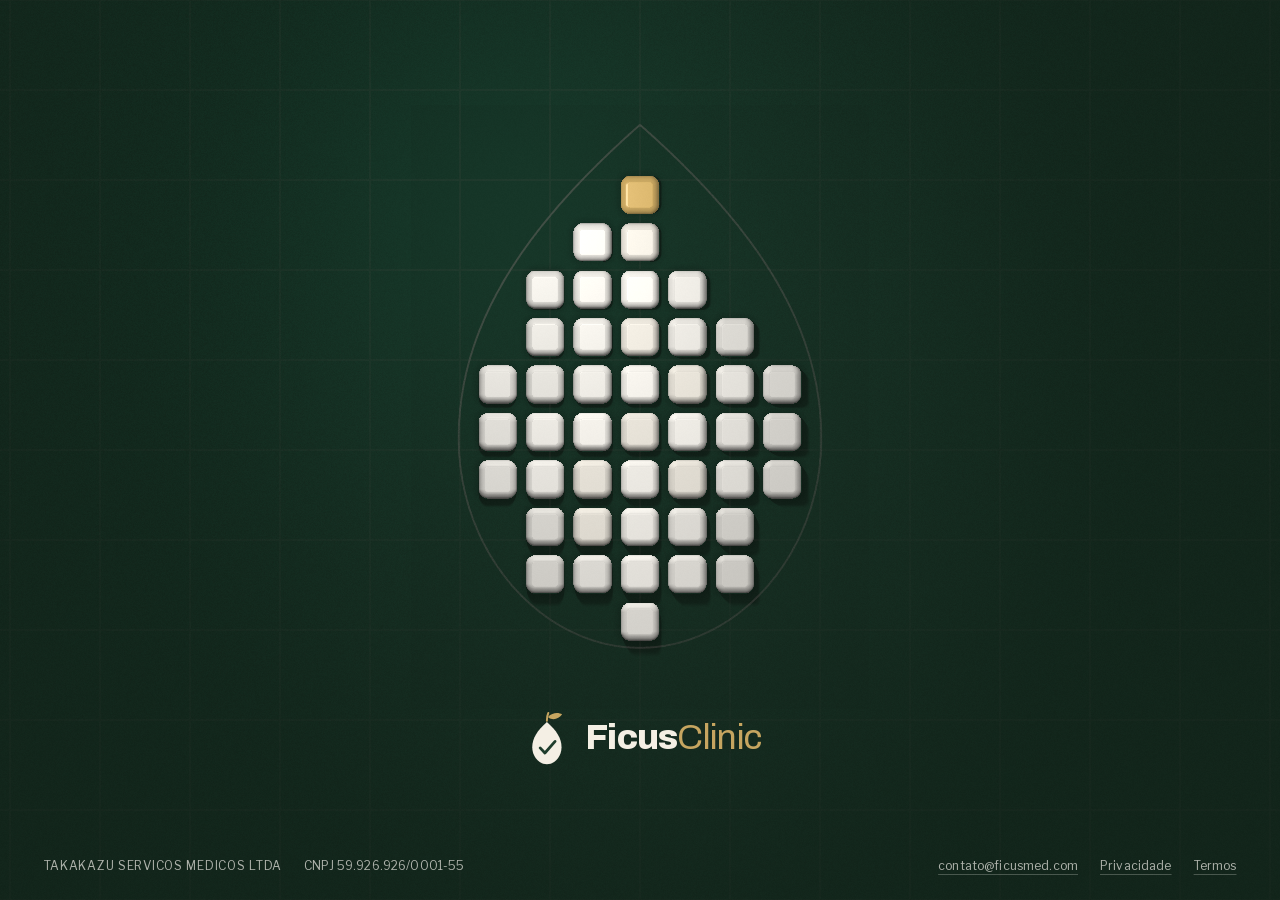
<file: index.html>
<!doctype html>
<html lang="pt-BR">
<head>
<meta charset="utf-8">
<meta name="viewport" content="width=device-width, initial-scale=1, viewport-fit=cover">
<title>Ficus Clinic</title>
<meta name="description" content="Ficus Clinic. TAKAKAZU SERVICOS MEDICOS LTDA, CNPJ 59.926.926/0001-55.">
<meta name="theme-color" content="#12241A">
<meta name="color-scheme" content="dark">
<meta property="og:type" content="website">
<meta property="og:title" content="Ficus Clinic">
<meta property="og:url" content="https://clinic.ficusmed.com/">
<meta property="og:image" content="https://clinic.ficusmed.com/img/ficus-clinic-og.jpg">
<meta property="og:image:width" content="1200">
<meta property="og:image:height" content="630">
<meta property="og:image:alt" content="O figo da Ficus Clinic em relevo, sobre fundo verde figueira">
<link rel="icon" href="/img/figo.svg" type="image/svg+xml">
<link rel="preload" href="/fontes/archivo-var.woff2" as="font" type="font/woff2" crossorigin>
<link rel="preload" href="/fontes/libre-franklin-var.woff2" as="font" type="font/woff2" crossorigin>
<script>document.documentElement.className+=' js'</script>
<link rel="stylesheet" href="/inicio.css?v=1">
<script src="/inicio.js?v=1" defer></script>
</head>
<body>
<canvas class="relevo" aria-hidden="true"></canvas>

<main class="palco">
  <!-- O figo construído, estado COMPLETO, em marfim quatro luzes com o ouro assentado
       no ápice: as células são as da capa oficial FIG. 17 (capa-02-figueira) da FicusMed,
       sem mudança. É o desenho que aparece sem JavaScript, e é daqui que o inicio.js lê
       a geometria do relevo: a matriz existe num lugar só. -->
  <svg class="figo" viewBox="42 30 116 160" aria-hidden="true" focusable="false">
    <path class="guia" d="M100,36 C134,66 152,94 152,126 C152,159 128,186 100,186 C72,186 48,159 48,126 C48,94 66,66 100,36 Z"/>
    <rect x="94.5" y="173" width="11" height="11" rx="2.75" fill="rgba(251,248,241,0.70)"/>
    <rect x="67.3" y="159.4" width="11" height="11" rx="2.75" fill="rgba(251,248,241,0.45)"/>
    <rect x="80.9" y="159.4" width="11" height="11" rx="2.75" fill="rgba(251,248,241,0.70)"/>
    <rect x="94.5" y="159.4" width="11" height="11" rx="2.75" fill="rgba(251,248,241,0.92)"/>
    <rect x="108.1" y="159.4" width="11" height="11" rx="2.75" fill="rgba(251,248,241,0.70)"/>
    <rect x="121.7" y="159.4" width="11" height="11" rx="2.75" fill="rgba(251,248,241,0.45)"/>
    <rect x="67.3" y="145.8" width="11" height="11" rx="2.75" fill="rgba(251,248,241,0.45)"/>
    <rect x="80.9" y="145.8" width="11" height="11" rx="2.75" fill="rgba(244,239,228,0.85)"/>
    <rect x="94.5" y="145.8" width="11" height="11" rx="2.75" fill="rgba(251,248,241,0.92)"/>
    <rect x="108.1" y="145.8" width="11" height="11" rx="2.75" fill="rgba(251,248,241,0.70)"/>
    <rect x="121.7" y="145.8" width="11" height="11" rx="2.75" fill="rgba(251,248,241,0.45)"/>
    <rect x="53.7" y="132.2" width="11" height="11" rx="2.75" fill="rgba(251,248,241,0.45)"/>
    <rect x="67.3" y="132.2" width="11" height="11" rx="2.75" fill="rgba(251,248,241,0.70)"/>
    <rect x="80.9" y="132.2" width="11" height="11" rx="2.75" fill="rgba(244,239,228,0.85)"/>
    <rect x="94.5" y="132.2" width="11" height="11" rx="2.75" fill="rgba(251,248,241,0.92)"/>
    <rect x="108.1" y="132.2" width="11" height="11" rx="2.75" fill="rgba(244,239,228,0.85)"/>
    <rect x="121.7" y="132.2" width="11" height="11" rx="2.75" fill="rgba(251,248,241,0.70)"/>
    <rect x="135.3" y="132.2" width="11" height="11" rx="2.75" fill="rgba(251,248,241,0.45)"/>
    <rect x="53.7" y="118.6" width="11" height="11" rx="2.75" fill="rgba(251,248,241,0.45)"/>
    <rect x="67.3" y="118.6" width="11" height="11" rx="2.75" fill="rgba(251,248,241,0.70)"/>
    <rect x="80.9" y="118.6" width="11" height="11" rx="2.75" fill="rgba(251,248,241,0.92)"/>
    <rect x="94.5" y="118.6" width="11" height="11" rx="2.75" fill="rgba(244,239,228,0.85)"/>
    <rect x="108.1" y="118.6" width="11" height="11" rx="2.75" fill="rgba(251,248,241,0.92)"/>
    <rect x="121.7" y="118.6" width="11" height="11" rx="2.75" fill="rgba(251,248,241,0.70)"/>
    <rect x="135.3" y="118.6" width="11" height="11" rx="2.75" fill="rgba(251,248,241,0.45)"/>
    <rect x="53.7" y="105" width="11" height="11" rx="2.75" fill="rgba(251,248,241,0.45)"/>
    <rect x="67.3" y="105" width="11" height="11" rx="2.75" fill="rgba(251,248,241,0.45)"/>
    <rect x="80.9" y="105" width="11" height="11" rx="2.75" fill="rgba(251,248,241,0.70)"/>
    <rect x="94.5" y="105" width="11" height="11" rx="2.75" fill="rgba(251,248,241,0.92)"/>
    <rect x="108.1" y="105" width="11" height="11" rx="2.75" fill="rgba(244,239,228,0.85)"/>
    <rect x="121.7" y="105" width="11" height="11" rx="2.75" fill="rgba(251,248,241,0.70)"/>
    <rect x="135.3" y="105" width="11" height="11" rx="2.75" fill="rgba(251,248,241,0.45)"/>
    <rect x="67.3" y="91.4" width="11" height="11" rx="2.75" fill="rgba(251,248,241,0.45)"/>
    <rect x="80.9" y="91.4" width="11" height="11" rx="2.75" fill="rgba(251,248,241,0.70)"/>
    <rect x="94.5" y="91.4" width="11" height="11" rx="2.75" fill="rgba(244,239,228,0.85)"/>
    <rect x="108.1" y="91.4" width="11" height="11" rx="2.75" fill="rgba(251,248,241,0.70)"/>
    <rect x="121.7" y="91.4" width="11" height="11" rx="2.75" fill="rgba(251,248,241,0.45)"/>
    <rect x="67.3" y="77.8" width="11" height="11" rx="2.75" fill="rgba(251,248,241,0.45)"/>
    <rect x="80.9" y="77.8" width="11" height="11" rx="2.75" fill="rgba(251,248,241,0.70)"/>
    <rect x="94.5" y="77.8" width="11" height="11" rx="2.75" fill="rgba(251,248,241,0.92)"/>
    <rect x="108.1" y="77.8" width="11" height="11" rx="2.75" fill="rgba(251,248,241,0.70)"/>
    <rect x="80.9" y="64.2" width="11" height="11" rx="2.75" fill="rgba(251,248,241,0.70)"/>
    <rect x="94.5" y="64.2" width="11" height="11" rx="2.75" fill="rgba(244,239,228,0.85)"/>
    <rect class="ouro" x="94.5" y="50.6" width="11" height="11" rx="2.75" fill="#C6A560"/>
  </svg>

  <!-- O lockup é o da FicusMed com o descritor trocado, como na agenda: símbolo
       114, vão 20, texto 72, "Ficus" em Archivo 800 e o descritor em Archivo 400
       ouro. O símbolo é byte a byte o symbol-on-dark.svg do kit. -->
  <h1 class="lockup">
    <svg class="simbolo" viewBox="1 -6.5 200 200" aria-hidden="true" focusable="false"><path d="M100,32 C100,18 101,12 105,4" fill="none" stroke="#C6A560" stroke-width="7" stroke-linecap="round"/><path d="M105,17 C119,1 143,1 154,9 C143,27 119,31 105,20 Z" fill="#C6A560"/><path d="M100,36 C134,66 152,94 152,126 C152,159 128,186 100,186 C72,186 48,159 48,126 C48,94 66,66 100,36 Z" fill="#F4EFE4"/><path d="M76,128 L93,146 L129,105" fill="none" stroke="#1E3D2C" stroke-width="10" stroke-linecap="round" stroke-linejoin="round"/></svg><span class="nome"><b>Ficus</b><span class="vao"> </span><span class="descritor">Clinic</span></span>
  </h1>
</main>

<footer class="rodape">
  <p class="empresa"><span>TAKAKAZU SERVICOS MEDICOS LTDA</span> <span>CNPJ 59.926.926/0001-55</span></p>
  <p class="contato"><a href="mailto:contato@ficusmed.com">contato@ficusmed.com</a> <a href="/privacidade.html">Privacidade</a> <a href="/termos.html">Termos</a></p>
</footer>
</body>
</html>
</file>
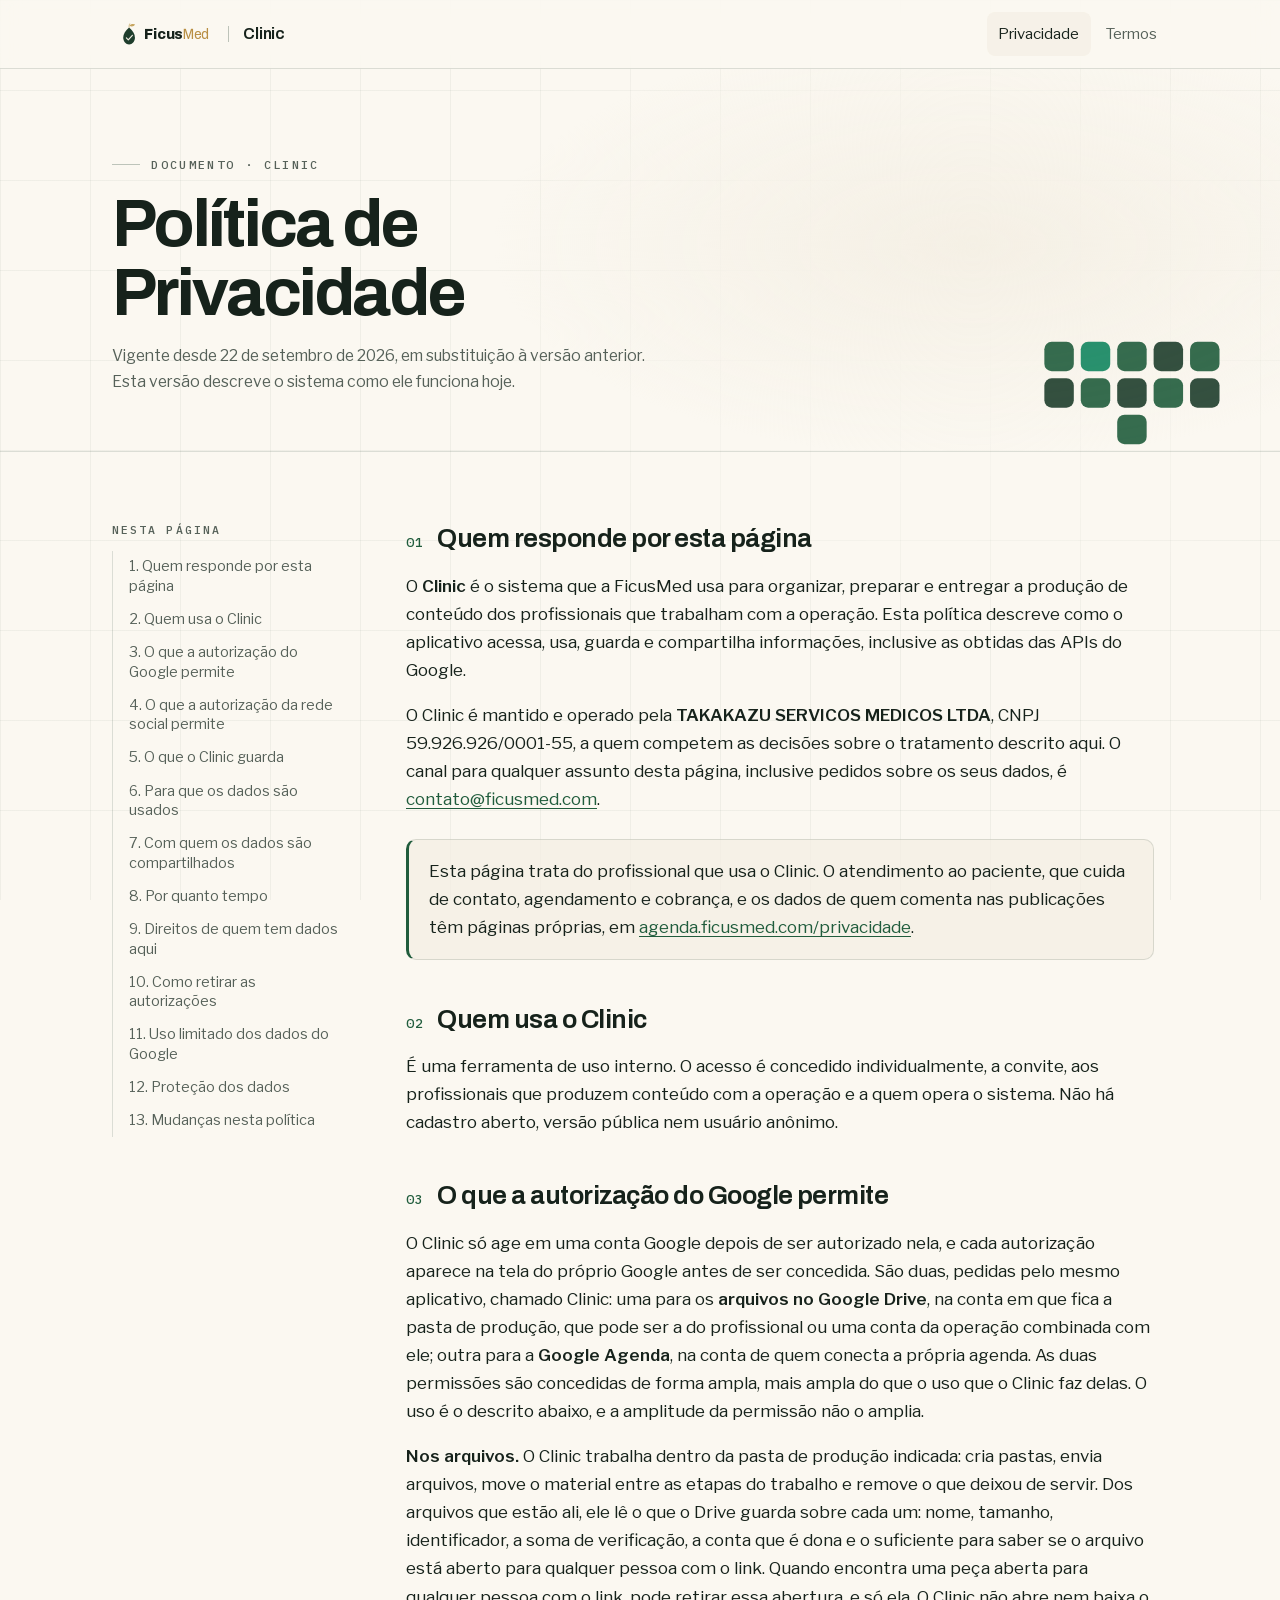
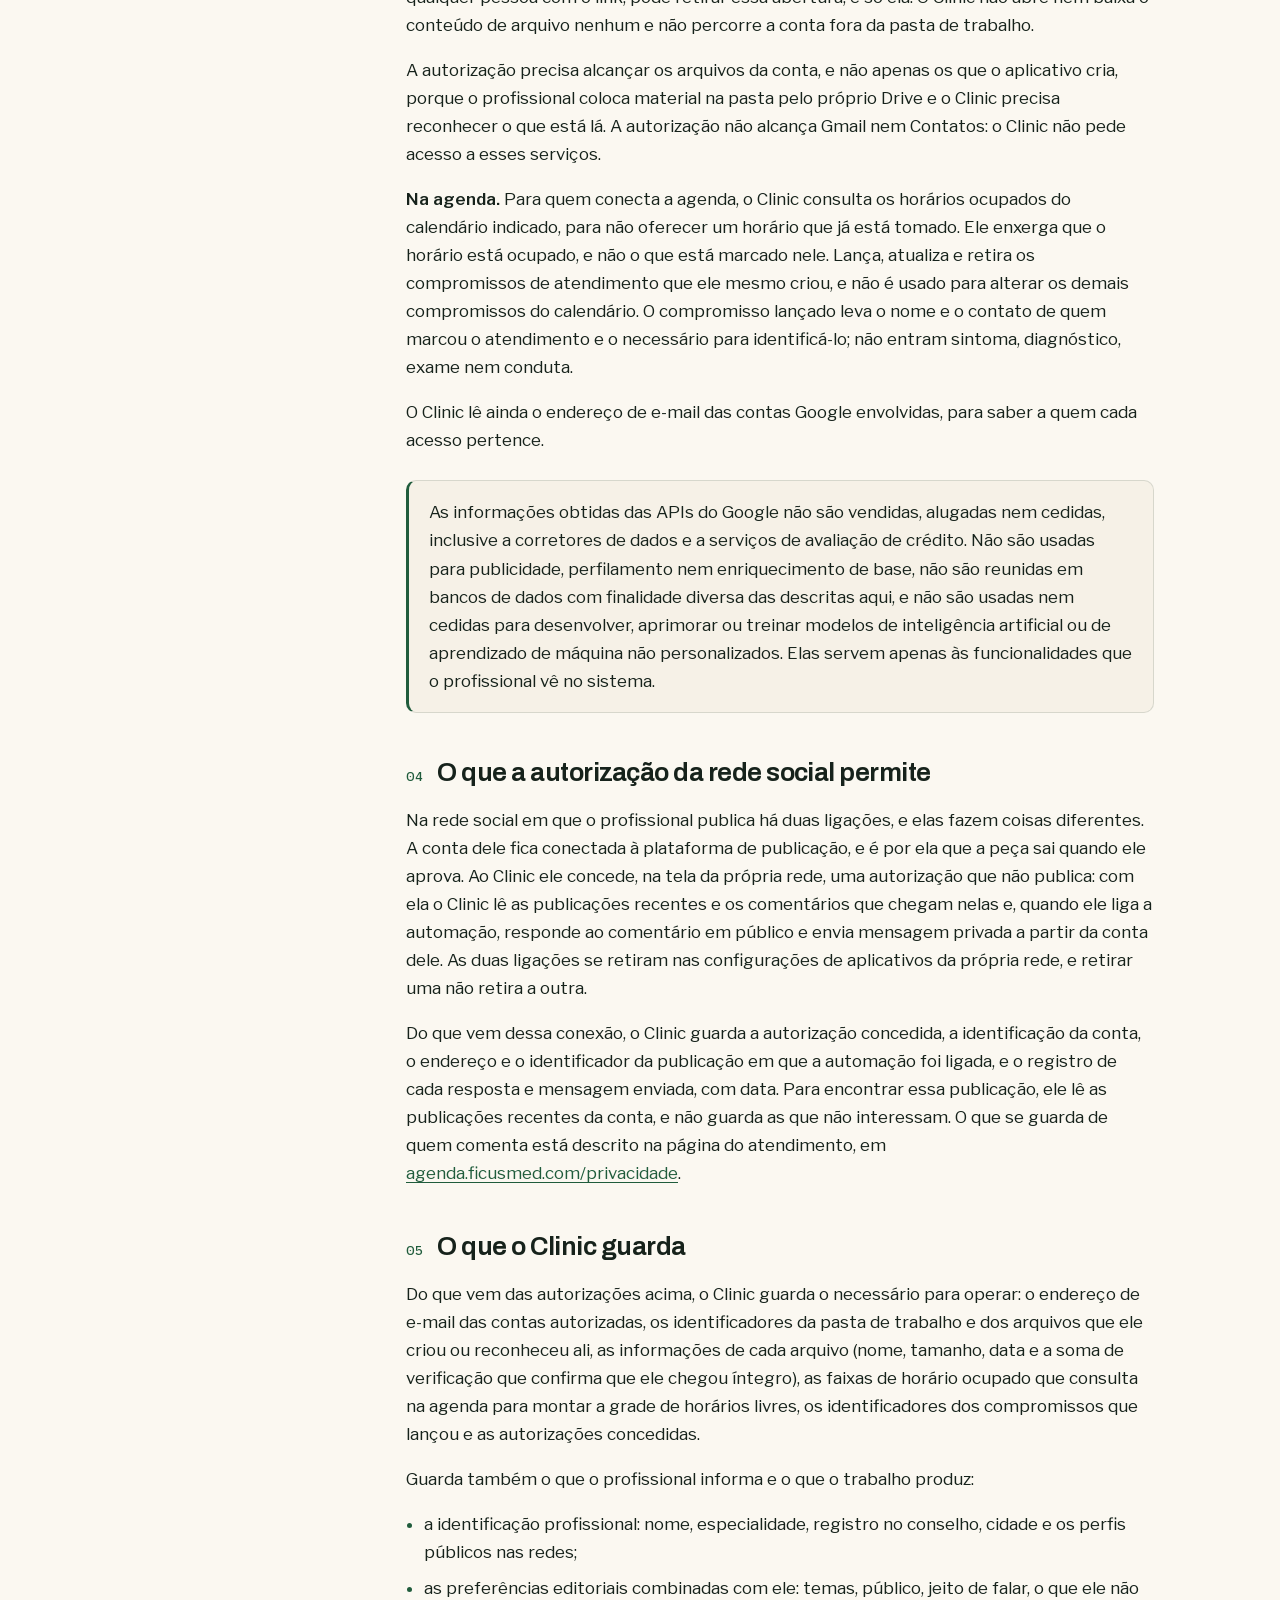
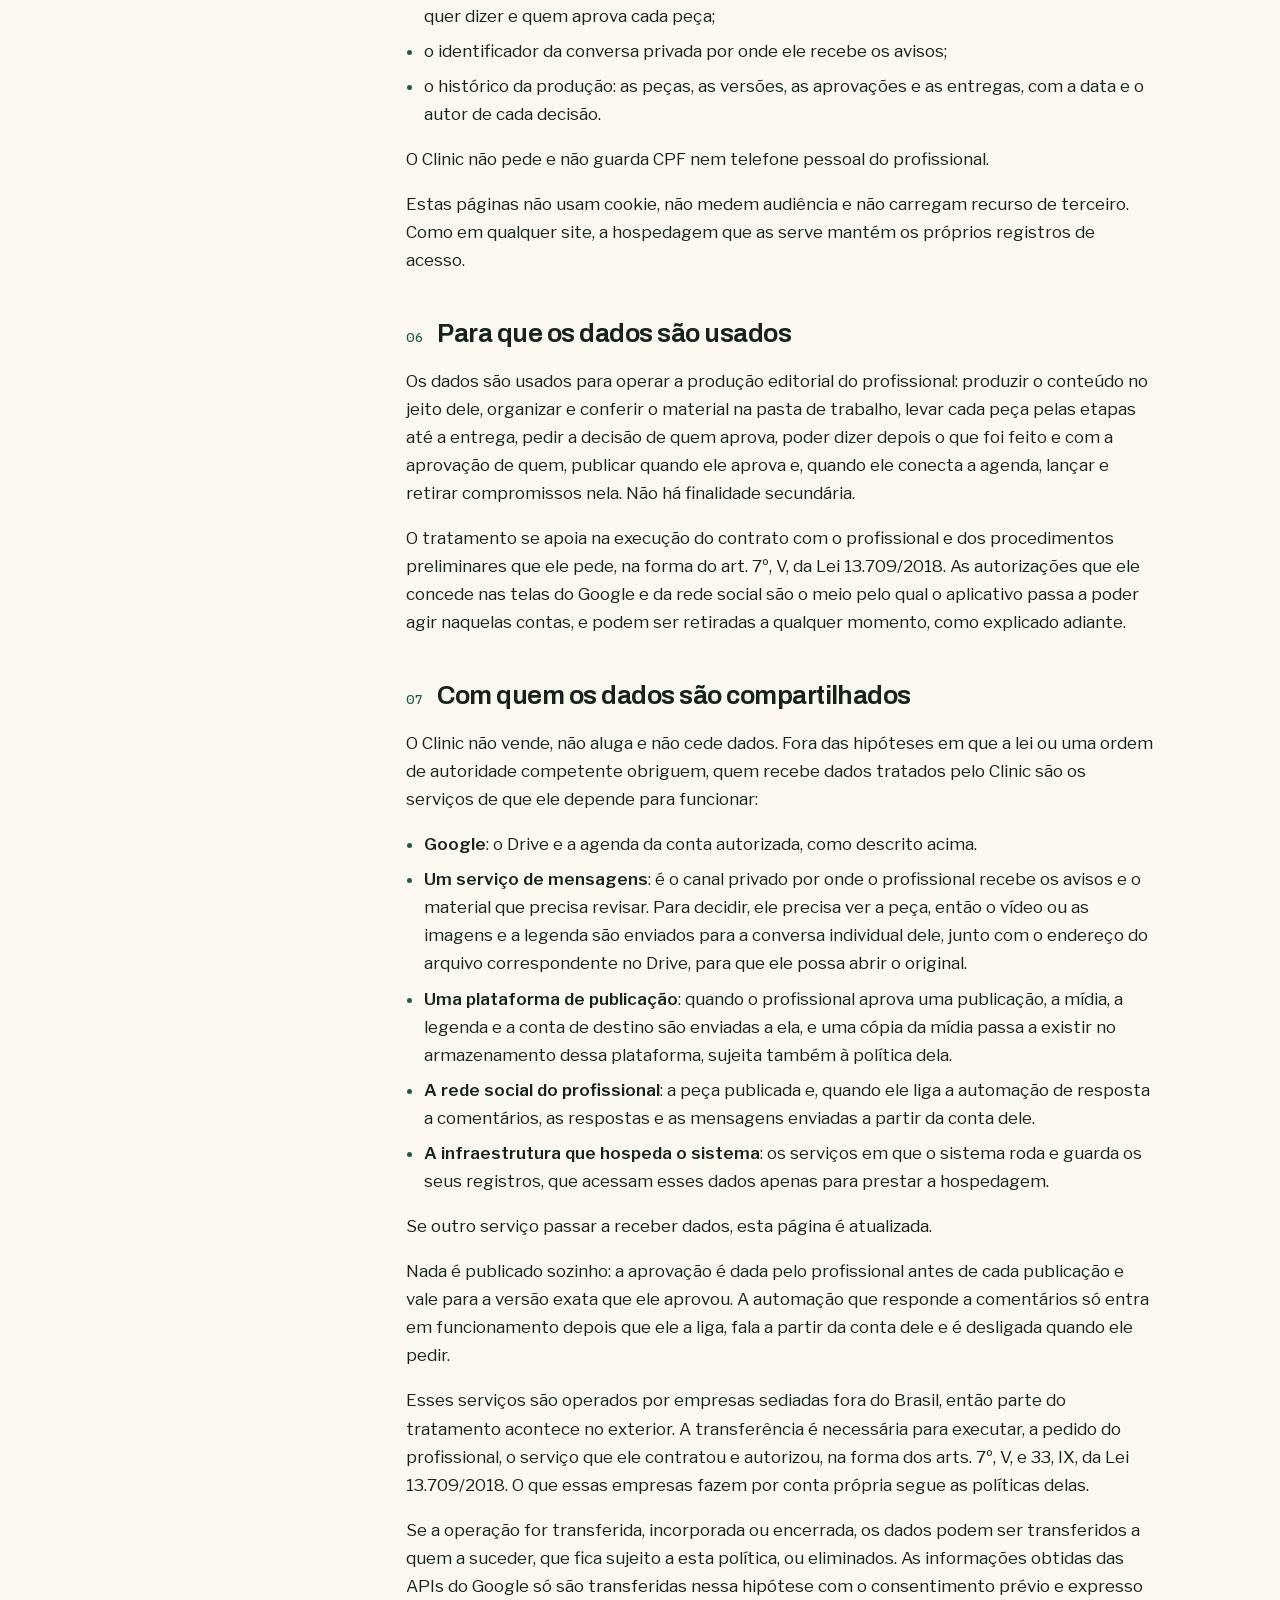
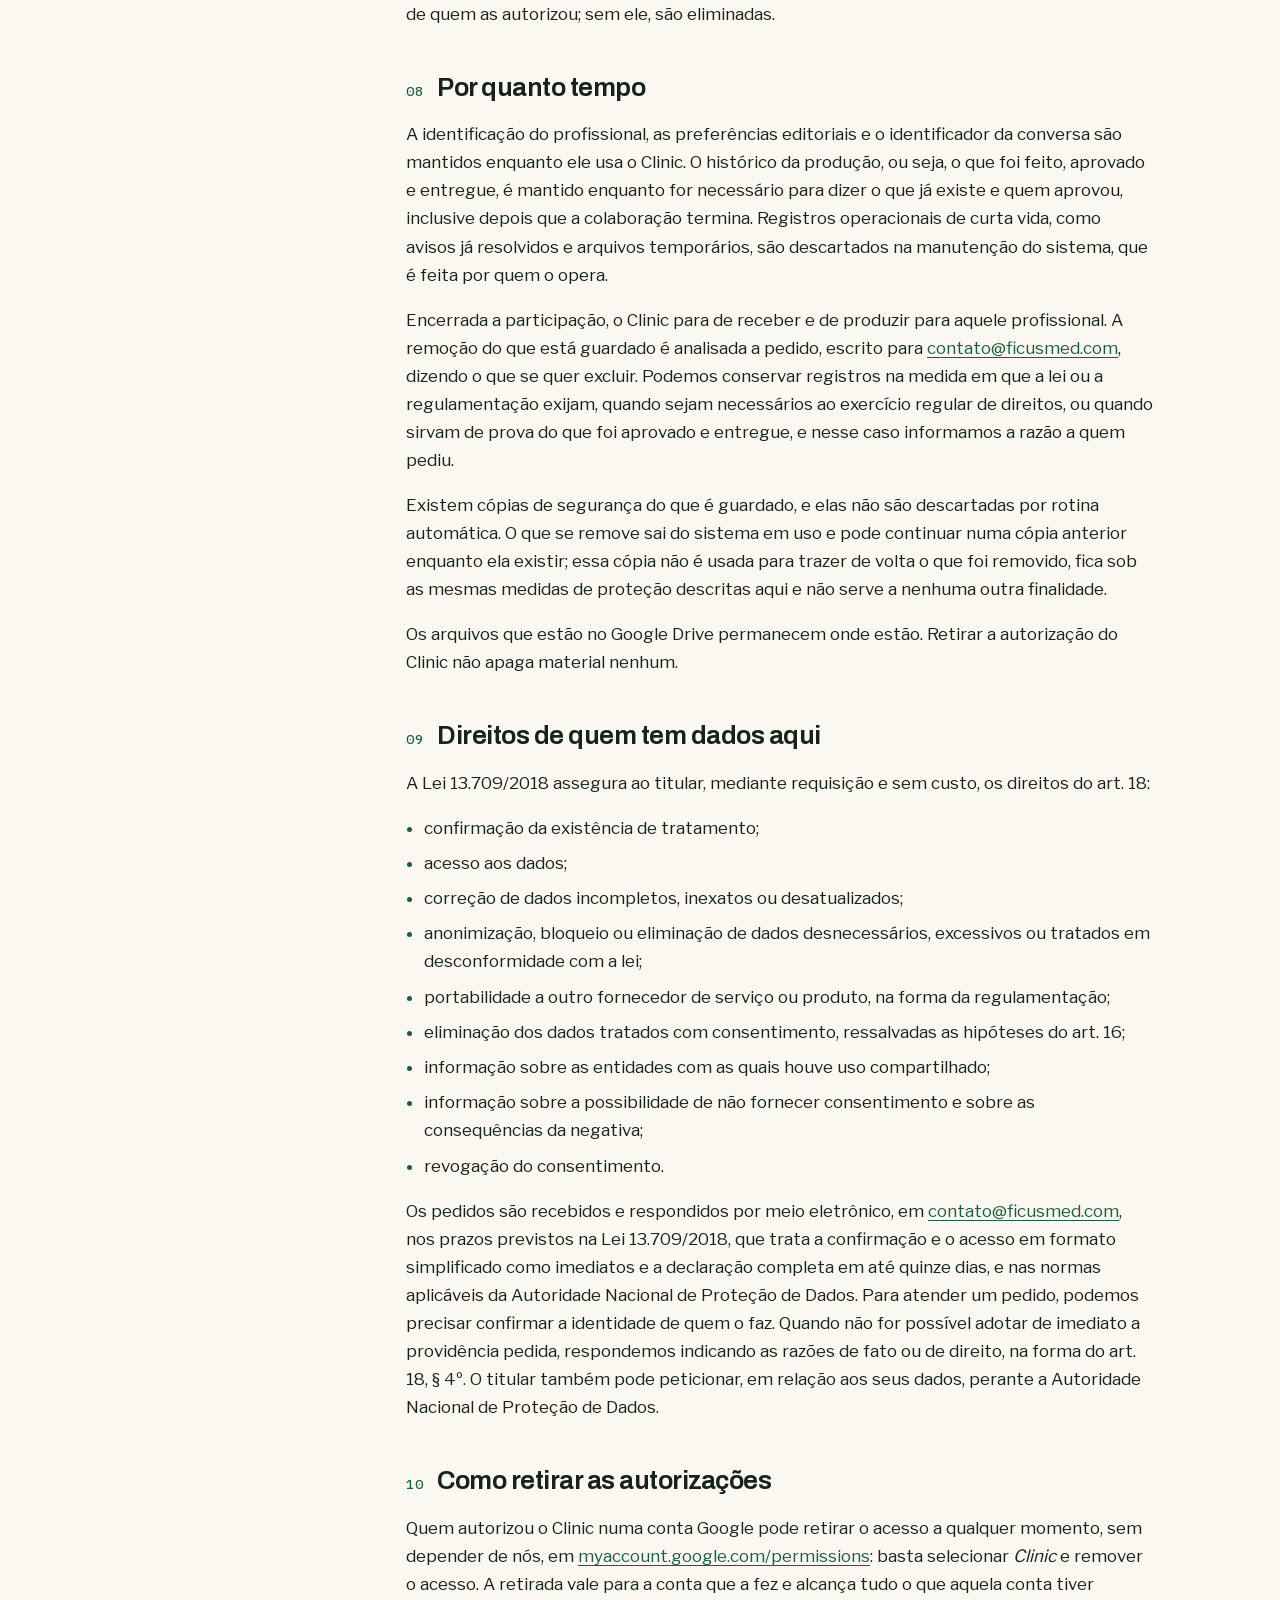
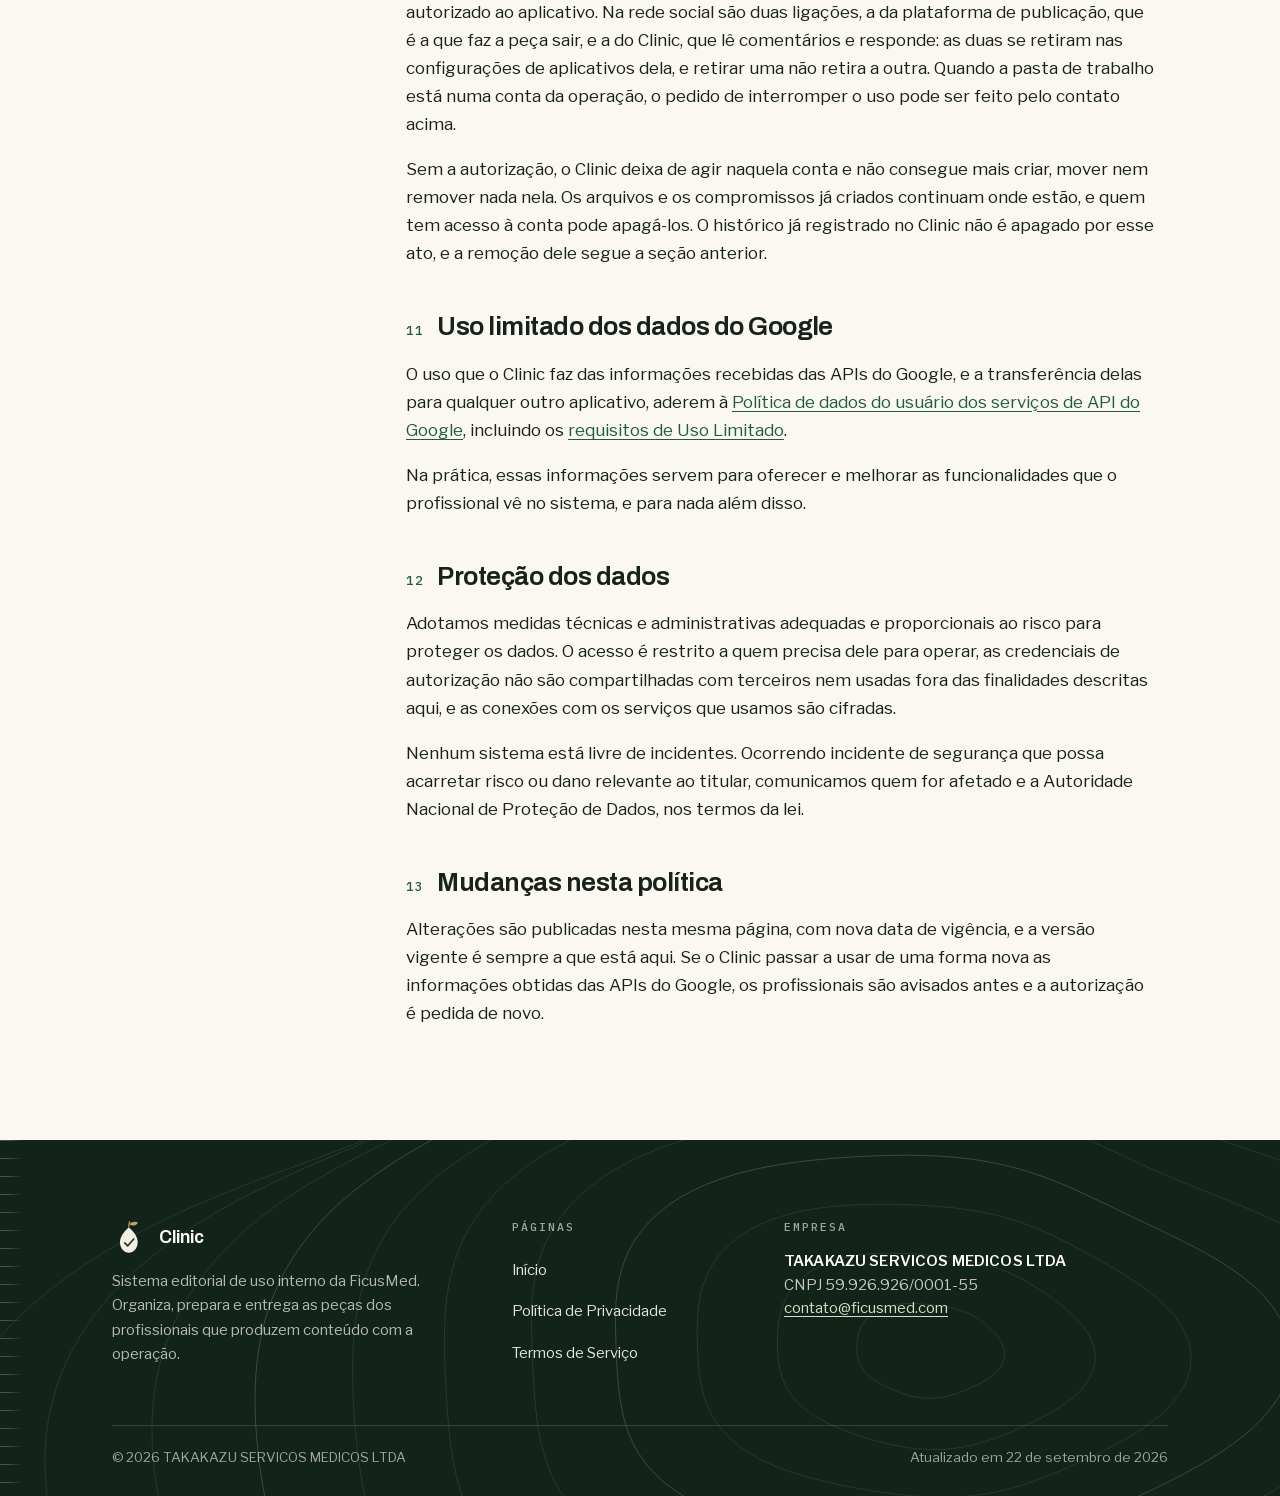
<file: privacidade.html>
<!doctype html>
<html lang="pt-BR">
<head>
<meta charset="utf-8">
<meta name="viewport" content="width=device-width, initial-scale=1">
<title>Política de Privacidade · Clinic</title>
<meta name="description" content="Como o Clinic acessa, usa, guarda e compartilha informações, inclusive as obtidas das APIs do Google.">
<meta name="theme-color" content="#FBF8F1" media="(prefers-color-scheme: light)">
<meta name="theme-color" content="#12241A" media="(prefers-color-scheme: dark)">
<link rel="icon" href="/img/figo.svg" type="image/svg+xml">
<link rel="preload" href="/fontes/archivo-var.woff2" as="font" type="font/woff2" crossorigin>
<link rel="preload" href="/fontes/libre-franklin-var.woff2" as="font" type="font/woff2" crossorigin>
<link rel="stylesheet" href="/estilo.css">
</head>
<body>
<a class="pula" href="#conteudo">Ir para o conteúdo</a>
<header class="topo">
  <div class="dentro">
    <a class="lockup" href="/" aria-label="Clinic, sistema editorial da FicusMed. Página inicial">
      <picture>
        <source srcset="/img/ficusmed-horizontal-dark.svg" media="(prefers-color-scheme: dark)">
        <img src="/img/ficusmed-horizontal-light.svg" alt="FicusMed" width="103" height="30">
      </picture>
      <span class="produto">Clinic</span>
    </a>
    <nav class="menu" aria-label="Principal">
      <a href="/privacidade.html" aria-current="page">Privacidade</a>
      <a href="/termos.html">Termos</a>
    </nav>
  </div>
</header>

<main id="conteudo">
<header class="cabeca-doc">
  <div class="dentro">
    <p class="kicker">Documento · Clinic</p>
    <h1>Política de Privacidade</h1>
    <p class="vigencia">Vigente desde 22 de setembro de 2026, em substituição à versão anterior. Esta versão descreve o sistema como ele funciona hoje.</p>
  </div>
  <svg class="figo-fragmento" viewBox="50 144 112 44" aria-hidden="true" focusable="false"><rect class="cel c2" x="94.5" y="173" width="11" height="11" rx="2.75"/><rect class="cel c1" x="67.3" y="159.4" width="11" height="11" rx="2.75"/><rect class="cel c2" x="80.9" y="159.4" width="11" height="11" rx="2.75"/><rect class="cel c1" x="94.5" y="159.4" width="11" height="11" rx="2.75"/><rect class="cel c2" x="108.1" y="159.4" width="11" height="11" rx="2.75"/><rect class="cel c1" x="121.7" y="159.4" width="11" height="11" rx="2.75"/><rect class="cel c2" x="67.3" y="145.8" width="11" height="11" rx="2.75"/><rect class="cel c3" x="80.9" y="145.8" width="11" height="11" rx="2.75"/><rect class="cel c2" x="94.5" y="145.8" width="11" height="11" rx="2.75"/><rect class="cel c1" x="108.1" y="145.8" width="11" height="11" rx="2.75"/><rect class="cel c2" x="121.7" y="145.8" width="11" height="11" rx="2.75"/></svg>
</header>
<div class="dentro doc-grade">
  <nav class="indice" aria-labelledby="t-indice">
    <p id="t-indice">Nesta página</p>
    <ol>
<li><a href="#responsavel">1. Quem responde por esta página</a></li>
<li><a href="#quem-usa">2. Quem usa o Clinic</a></li>
<li><a href="#google">3. O que a autorização do Google permite</a></li>
<li><a href="#rede">4. O que a autorização da rede social permite</a></li>
<li><a href="#guardado">5. O que o Clinic guarda</a></li>
<li><a href="#uso">6. Para que os dados são usados</a></li>
<li><a href="#compartilhamento">7. Com quem os dados são compartilhados</a></li>
<li><a href="#prazo">8. Por quanto tempo</a></li>
<li><a href="#direitos">9. Direitos de quem tem dados aqui</a></li>
<li><a href="#revogar">10. Como retirar as autorizações</a></li>
<li><a href="#uso-limitado">11. Uso limitado dos dados do Google</a></li>
<li><a href="#protecao">12. Proteção dos dados</a></li>
<li><a href="#mudancas">13. Mudanças nesta política</a></li>
    </ol>
  </nav>
  <article class="texto-longo">
<h2 id="responsavel"><span class="n">01</span>Quem responde por esta página</h2>

<p>O <strong>Clinic</strong> é o sistema que a FicusMed usa para organizar, preparar e
entregar a produção de conteúdo dos profissionais que trabalham com a operação. Esta
política descreve como o aplicativo acessa, usa, guarda e compartilha informações, inclusive
as obtidas das APIs do Google.</p>

<p>O Clinic é mantido e operado pela <strong>TAKAKAZU SERVICOS MEDICOS LTDA</strong>,
CNPJ 59.926.926/0001-55, a quem competem as decisões sobre o tratamento descrito aqui. O
canal para qualquer assunto desta página, inclusive pedidos sobre os seus dados, é
<a href="mailto:contato@ficusmed.com">contato@ficusmed.com</a>.</p>

<div class="destaque"><p>Esta página trata do profissional que usa o Clinic. O atendimento
ao paciente, que cuida de contato, agendamento e cobrança, e os dados de quem comenta nas
publicações têm páginas próprias, em
<a href="https://agenda.ficusmed.com/privacidade">agenda.ficusmed.com/privacidade</a>.</p></div>

<h2 id="quem-usa"><span class="n">02</span>Quem usa o Clinic</h2>

<p>É uma ferramenta de uso interno. O acesso é concedido individualmente, a convite, aos
profissionais que produzem conteúdo com a operação e a quem opera o sistema. Não há
cadastro aberto, versão pública nem usuário anônimo.</p>

<h2 id="google"><span class="n">03</span>O que a autorização do Google permite</h2>

<p>O Clinic só age em uma conta Google depois de ser autorizado nela, e cada autorização
aparece na tela do próprio Google antes de ser concedida. São duas, pedidas pelo mesmo
aplicativo, chamado Clinic: uma para os <strong>arquivos no Google Drive</strong>, na conta
em que fica a pasta de produção, que pode ser a do profissional ou uma conta da operação
combinada com ele; outra para a <strong>Google Agenda</strong>, na conta de quem conecta a
própria agenda. As duas permissões são concedidas de forma ampla, mais ampla do que o uso
que o Clinic faz delas. O uso é o descrito abaixo, e a amplitude da permissão não o
amplia.</p>

<p><strong>Nos arquivos.</strong> O Clinic trabalha dentro da pasta de produção indicada:
cria pastas, envia arquivos, move o material entre as etapas do trabalho e remove o que
deixou de servir. Dos arquivos que estão ali, ele lê o que o Drive guarda sobre cada um:
nome, tamanho, identificador, a soma de verificação, a conta que é dona e o suficiente para
saber se o arquivo está aberto para qualquer pessoa com o link. Quando encontra
uma peça aberta para qualquer pessoa com o link, pode retirar essa abertura, e só ela. O
Clinic não abre nem baixa o conteúdo de arquivo nenhum e não percorre a conta fora da pasta
de trabalho.</p>

<p>A autorização precisa alcançar os arquivos da conta, e não apenas os que o aplicativo
cria, porque o profissional coloca material na pasta pelo próprio Drive e o Clinic precisa
reconhecer o que está lá. A autorização não alcança Gmail nem Contatos: o Clinic não pede
acesso a esses serviços.</p>

<p><strong>Na agenda.</strong> Para quem conecta a agenda, o Clinic consulta os horários
ocupados do calendário indicado, para não oferecer um horário que já está tomado. Ele
enxerga que o horário está ocupado, e não o que está marcado nele. Lança, atualiza e retira
os compromissos de atendimento que ele mesmo criou, e não é usado para alterar os demais
compromissos do calendário. O compromisso lançado leva o nome e o contato de quem marcou o
atendimento e o necessário para identificá-lo; não entram sintoma, diagnóstico, exame nem
conduta.</p>

<p>O Clinic lê ainda o endereço de e-mail das contas Google envolvidas, para saber a quem
cada acesso pertence.</p>

<div class="destaque"><p>As informações obtidas das APIs do Google não são vendidas,
alugadas nem cedidas, inclusive a corretores de dados e a serviços de avaliação de crédito.
Não são usadas para publicidade, perfilamento nem enriquecimento de base, não são reunidas
em bancos de dados com finalidade diversa das descritas aqui, e não são usadas nem cedidas
para desenvolver, aprimorar ou treinar modelos de inteligência artificial ou de aprendizado
de máquina não personalizados. Elas servem apenas às funcionalidades que o profissional vê
no sistema.</p></div>

<h2 id="rede"><span class="n">04</span>O que a autorização da rede social permite</h2>

<p>Na rede social em que o profissional publica há duas ligações, e elas fazem coisas
diferentes. A conta dele fica conectada à plataforma de publicação, e é por ela que a peça
sai quando ele aprova. Ao Clinic ele concede, na tela da própria rede, uma autorização que
não publica: com ela o Clinic lê as publicações recentes e os comentários que chegam nelas
e, quando ele liga a automação, responde ao comentário em público e envia mensagem privada a
partir da conta dele. As duas ligações se retiram nas configurações de aplicativos da própria
rede, e retirar uma não retira a outra.</p>

<p>Do que vem dessa conexão, o Clinic guarda a autorização concedida, a identificação da
conta, o endereço e o identificador da publicação em que a automação foi ligada, e o
registro de cada resposta e mensagem enviada, com data. Para encontrar essa publicação, ele
lê as publicações recentes da conta, e não guarda as que não interessam. O que se guarda de quem comenta está descrito na página do
atendimento, em
<a href="https://agenda.ficusmed.com/privacidade">agenda.ficusmed.com/privacidade</a>.</p>

<h2 id="guardado"><span class="n">05</span>O que o Clinic guarda</h2>

<p>Do que vem das autorizações acima, o Clinic guarda o necessário para operar: o endereço
de e-mail das contas autorizadas, os identificadores da pasta de trabalho e dos arquivos que
ele criou ou reconheceu ali, as informações de cada arquivo (nome, tamanho, data e a soma de
verificação que confirma que ele chegou íntegro), as faixas de horário ocupado que consulta
na agenda para montar a grade de horários livres, os identificadores dos compromissos que
lançou e as autorizações concedidas.</p>

<p>Guarda também o que o profissional informa e o que o trabalho produz:</p>
<ul>
  <li>a identificação profissional: nome, especialidade, registro no conselho, cidade e os
  perfis públicos nas redes;</li>
  <li>as preferências editoriais combinadas com ele: temas, público, jeito de falar, o que
  ele não quer dizer e quem aprova cada peça;</li>
  <li>o identificador da conversa privada por onde ele recebe os avisos;</li>
  <li>o histórico da produção: as peças, as versões, as aprovações e as entregas, com a
  data e o autor de cada decisão.</li>
</ul>
<p>O Clinic não pede e não guarda CPF nem telefone pessoal do profissional.</p>
<p>Estas páginas não usam cookie, não medem audiência e não carregam recurso de terceiro.
Como em qualquer site, a hospedagem que as serve mantém os próprios registros de acesso.</p>

<h2 id="uso"><span class="n">06</span>Para que os dados são usados</h2>

<p>Os dados são usados para operar a produção editorial do profissional: produzir o
conteúdo no jeito dele, organizar e conferir o material na pasta de trabalho, levar cada
peça pelas etapas até a entrega, pedir a decisão de quem aprova, poder dizer depois o que
foi feito e com a aprovação de quem, publicar quando ele aprova e, quando ele conecta a
agenda, lançar e retirar compromissos nela. Não há finalidade secundária.</p>

<p>O tratamento se apoia na execução do contrato com o profissional e dos procedimentos
preliminares que ele pede, na forma do art. 7º, V, da Lei 13.709/2018. As autorizações que
ele concede nas telas do Google e da rede social são o meio pelo qual o aplicativo passa a
poder agir naquelas contas, e podem ser retiradas a qualquer momento, como explicado
adiante.</p>

<h2 id="compartilhamento"><span class="n">07</span>Com quem os dados são compartilhados</h2>

<p>O Clinic não vende, não aluga e não cede dados. Fora das hipóteses em que a lei ou uma
ordem de autoridade competente obriguem, quem recebe dados tratados pelo Clinic são os
serviços de que ele depende para funcionar:</p>
<ul>
  <li><strong>Google</strong>: o Drive e a agenda da conta autorizada, como descrito
  acima.</li>
  <li><strong>Um serviço de mensagens</strong>: é o canal privado por onde o profissional
  recebe os avisos e o material que precisa revisar. Para decidir, ele precisa ver a peça,
  então o vídeo ou as imagens e a legenda são enviados para a conversa individual dele,
  junto com o endereço do arquivo correspondente no Drive, para que ele possa abrir o
  original.</li>
  <li><strong>Uma plataforma de publicação</strong>: quando o profissional aprova uma
  publicação, a mídia, a legenda e a conta de destino são enviadas a ela, e uma cópia da
  mídia passa a existir no armazenamento dessa plataforma, sujeita também à política
  dela.</li>
  <li><strong>A rede social do profissional</strong>: a peça publicada e, quando ele liga a
  automação de resposta a comentários, as respostas e as mensagens enviadas a partir da
  conta dele.</li>
  <li><strong>A infraestrutura que hospeda o sistema</strong>: os serviços em que o sistema
  roda e guarda os seus registros, que acessam esses dados apenas para prestar a
  hospedagem.</li>
</ul>
<p>Se outro serviço passar a receber dados, esta página é atualizada.</p>

<p>Nada é publicado sozinho: a aprovação é dada pelo profissional antes de cada publicação
e vale para a versão exata que ele aprovou. A automação que responde a comentários só entra
em funcionamento depois que ele a liga, fala a partir da conta dele e é desligada quando ele
pedir.</p>

<p>Esses serviços são operados por empresas sediadas fora do Brasil, então parte do
tratamento acontece no exterior. A transferência é necessária para executar, a pedido do
profissional, o serviço que ele contratou e autorizou, na forma dos arts. 7º, V, e 33, IX,
da Lei 13.709/2018. O que essas empresas fazem por conta própria segue as políticas
delas.</p>

<p>Se a operação for transferida, incorporada ou encerrada, os dados podem ser transferidos
a quem a suceder, que fica sujeito a esta política, ou eliminados. As informações obtidas das
APIs do Google só são transferidas nessa hipótese com o consentimento prévio e expresso de
quem as autorizou; sem ele, são eliminadas.</p>

<h2 id="prazo"><span class="n">08</span>Por quanto tempo</h2>

<p>A identificação do profissional, as preferências editoriais e o identificador da
conversa são mantidos enquanto ele usa o Clinic. O histórico da produção, ou seja, o que foi
feito, aprovado e entregue, é mantido enquanto for necessário para dizer o que já existe e
quem aprovou, inclusive depois que a colaboração termina. Registros operacionais de curta
vida, como avisos já resolvidos e arquivos temporários, são descartados na manutenção do
sistema, que é feita por quem o opera.</p>

<p>Encerrada a participação, o Clinic para de receber e de produzir para aquele
profissional. A remoção do que está guardado é analisada a pedido, escrito para
<a href="mailto:contato@ficusmed.com">contato@ficusmed.com</a>, dizendo o que se quer
excluir. Podemos conservar registros na medida em que a lei ou a regulamentação exijam,
quando sejam necessários ao exercício regular de direitos, ou quando sirvam de prova do que
foi aprovado e entregue, e nesse caso informamos a razão a quem pediu.</p>

<p>Existem cópias de segurança do que é guardado, e elas não são descartadas por rotina
automática. O que se remove sai do sistema em uso e pode continuar numa cópia anterior
enquanto ela existir; essa cópia não é usada para trazer de volta o que foi removido, fica
sob as mesmas medidas de proteção descritas aqui e não serve a nenhuma outra finalidade.</p>

<p>Os arquivos que estão no Google Drive permanecem onde estão. Retirar a autorização do
Clinic não apaga material nenhum.</p>

<h2 id="direitos"><span class="n">09</span>Direitos de quem tem dados aqui</h2>

<p>A Lei 13.709/2018 assegura ao titular, mediante requisição e sem custo, os direitos do
art. 18:</p>
<ul>
  <li>confirmação da existência de tratamento;</li>
  <li>acesso aos dados;</li>
  <li>correção de dados incompletos, inexatos ou desatualizados;</li>
  <li>anonimização, bloqueio ou eliminação de dados desnecessários, excessivos ou tratados
  em desconformidade com a lei;</li>
  <li>portabilidade a outro fornecedor de serviço ou produto, na forma da
  regulamentação;</li>
  <li>eliminação dos dados tratados com consentimento, ressalvadas as hipóteses do
  art. 16;</li>
  <li>informação sobre as entidades com as quais houve uso compartilhado;</li>
  <li>informação sobre a possibilidade de não fornecer consentimento e sobre as
  consequências da negativa;</li>
  <li>revogação do consentimento.</li>
</ul>

<p>Os pedidos são recebidos e respondidos por meio eletrônico, em
<a href="mailto:contato@ficusmed.com">contato@ficusmed.com</a>, nos prazos previstos na
Lei 13.709/2018, que trata a confirmação e o acesso em formato simplificado como imediatos e
a declaração completa em até quinze dias, e nas normas aplicáveis da Autoridade Nacional de
Proteção de Dados. Para atender um pedido, podemos precisar confirmar a identidade de quem o
faz. Quando não for possível adotar de imediato a providência pedida, respondemos indicando
as razões de fato ou de direito, na forma do art. 18, § 4º. O titular também pode
peticionar, em relação aos seus dados, perante a Autoridade Nacional de Proteção de
Dados.</p>

<h2 id="revogar"><span class="n">10</span>Como retirar as autorizações</h2>

<p>Quem autorizou o Clinic numa conta Google pode retirar o acesso a qualquer momento, sem
depender de nós, em
<a href="https://myaccount.google.com/permissions">myaccount.google.com/permissions</a>:
basta selecionar <em>Clinic</em> e remover o acesso. A retirada vale para a conta que a fez
e alcança tudo o que aquela conta tiver autorizado ao aplicativo. Na rede social são duas ligações, a da plataforma de
publicação, que é a que faz a peça sair, e a do Clinic, que lê comentários e responde: as
duas se retiram nas configurações de aplicativos dela, e retirar uma não retira a outra.
Quando a pasta de trabalho está numa conta da operação, o pedido de interromper o uso pode ser feito pelo
contato acima.</p>

<p>Sem a autorização, o Clinic deixa de agir naquela conta e não consegue mais criar, mover
nem remover nada nela. Os arquivos e os compromissos já criados continuam onde estão, e quem
tem acesso à conta pode apagá-los. O histórico já registrado no Clinic não é apagado por
esse ato, e a remoção dele segue a seção anterior.</p>

<h2 id="uso-limitado"><span class="n">11</span>Uso limitado dos dados do Google</h2>

<p>O uso que o Clinic faz das informações recebidas das APIs do Google, e a transferência
delas para qualquer outro aplicativo, aderem à
<a href="https://developers.google.com/terms/api-services-user-data-policy">Política de
dados do usuário dos serviços de API do Google</a>, incluindo os
<a href="https://developers.google.com/terms/api-services-user-data-policy#additional_requirements_for_specific_api_scopes">requisitos
de Uso Limitado</a>.</p>

<p>Na prática, essas informações servem para oferecer e melhorar as funcionalidades que o
profissional vê no sistema, e para nada além disso.</p>

<h2 id="protecao"><span class="n">12</span>Proteção dos dados</h2>

<p>Adotamos medidas técnicas e administrativas adequadas e proporcionais ao risco para
proteger os dados. O acesso é restrito a quem precisa dele para operar, as credenciais de
autorização não são compartilhadas com terceiros nem usadas fora das finalidades descritas
aqui, e as conexões com os serviços que usamos são cifradas.</p>

<p>Nenhum sistema está livre de incidentes. Ocorrendo incidente de segurança que possa
acarretar risco ou dano relevante ao titular, comunicamos quem for afetado e a Autoridade
Nacional de Proteção de Dados, nos termos da lei.</p>

<h2 id="mudancas"><span class="n">13</span>Mudanças nesta política</h2>

<p>Alterações são publicadas nesta mesma página, com nova data de vigência, e a versão
vigente é sempre a que está aqui. Se o Clinic passar a usar de uma forma nova as informações
obtidas das APIs do Google, os profissionais são avisados antes e a autorização é pedida de
novo.</p>
  </article>
</div>
</main>
<footer class="rodape faixa">
  <div class="dentro">
    <div class="grade">
      <div>
        <div class="marca-rodape"><img src="/img/figo-escuro.svg" alt="" width="34" height="34"><span>Clinic</span></div>
        <p>Sistema editorial de uso interno da FicusMed. Organiza, prepara e entrega as peças
        dos profissionais que produzem conteúdo com a operação.</p>
      </div>
      <nav aria-labelledby="rodape-paginas">
        <h2 id="rodape-paginas">Páginas</h2>
        <ul>
          <li><a href="/">Início</a></li>
          <li><a href="/privacidade.html">Política de Privacidade</a></li>
          <li><a href="/termos.html">Termos de Serviço</a></li>
        </ul>
      </nav>
      <div>
        <h2>Empresa</h2>
        <address>
          <strong>TAKAKAZU SERVICOS MEDICOS LTDA</strong>
          CNPJ 59.926.926/0001-55<br>
          <a href="mailto:contato@ficusmed.com">contato@ficusmed.com</a>
        </address>
      </div>
    </div>
    <div class="base">
      <span>© 2026 TAKAKAZU SERVICOS MEDICOS LTDA</span>
      <span>Atualizado em 22 de setembro de 2026</span>
    </div>
  </div>
</footer>
</body>
</html>
</file>
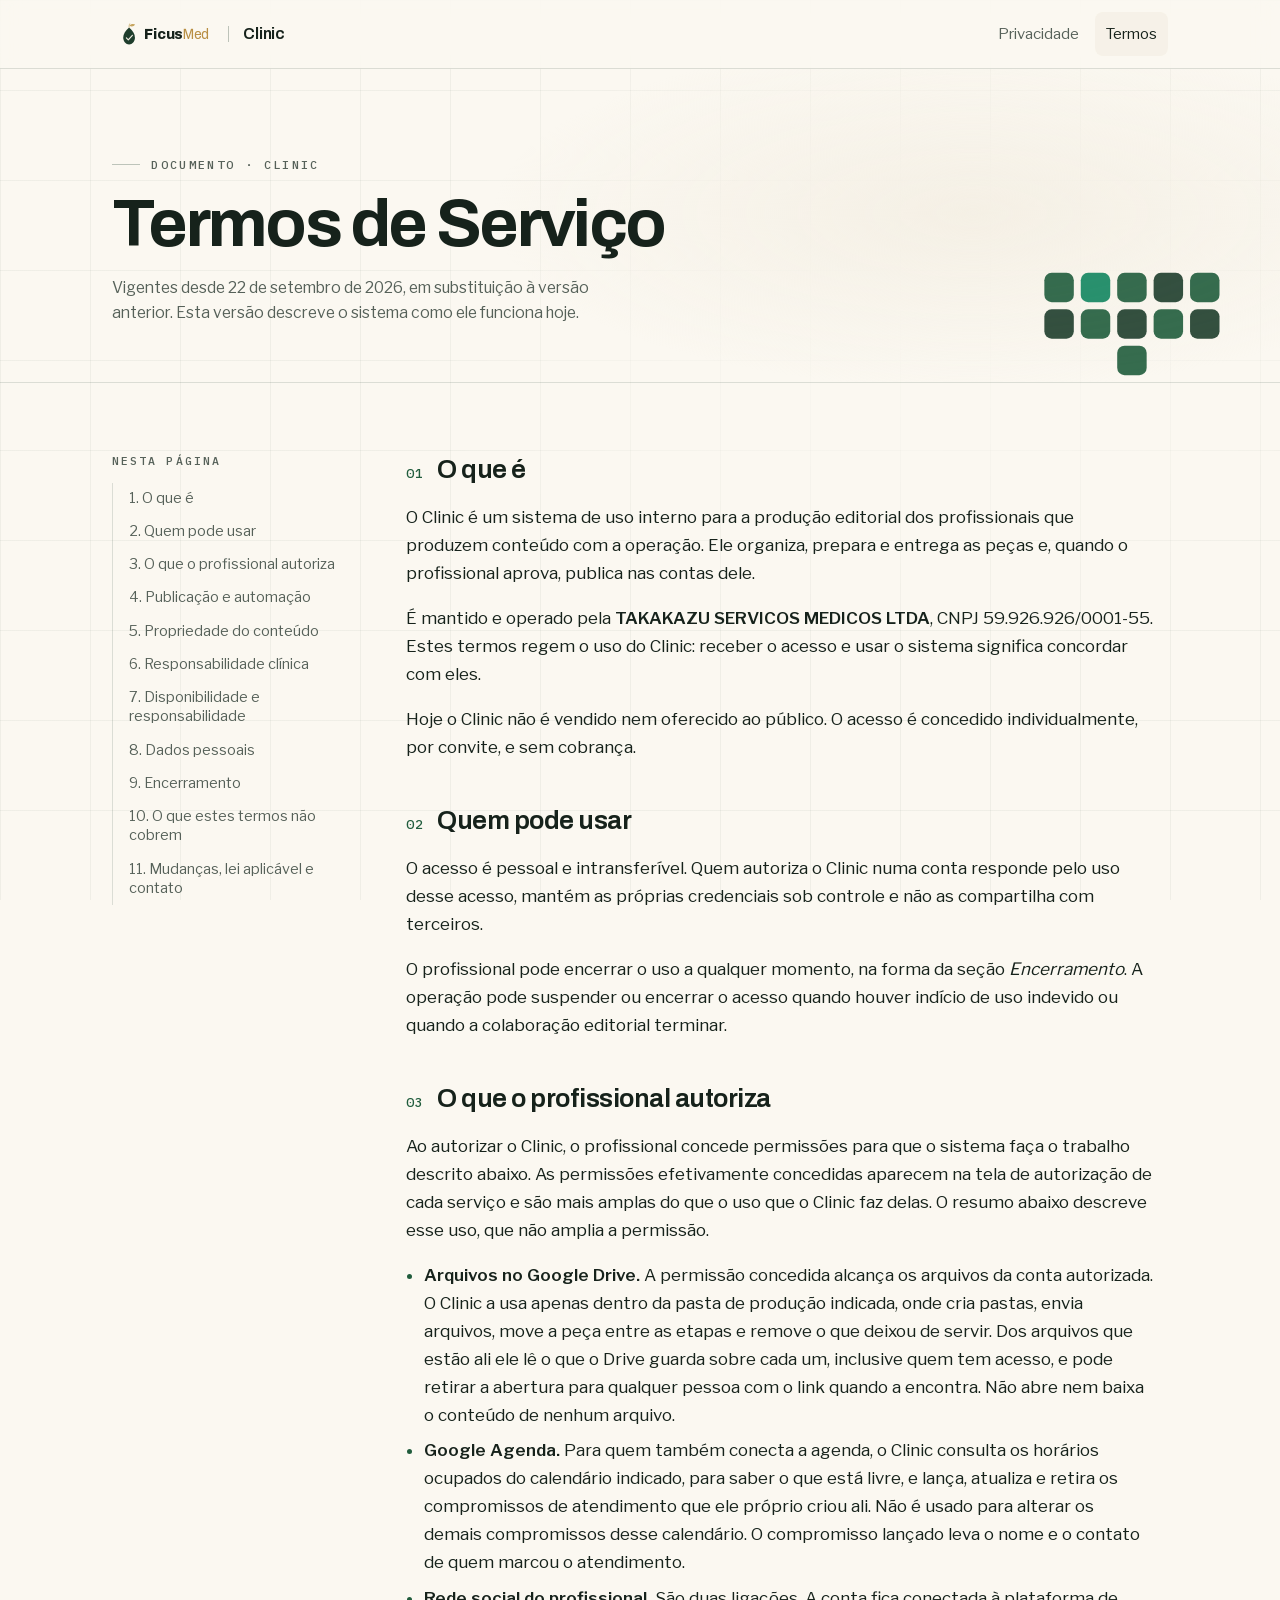
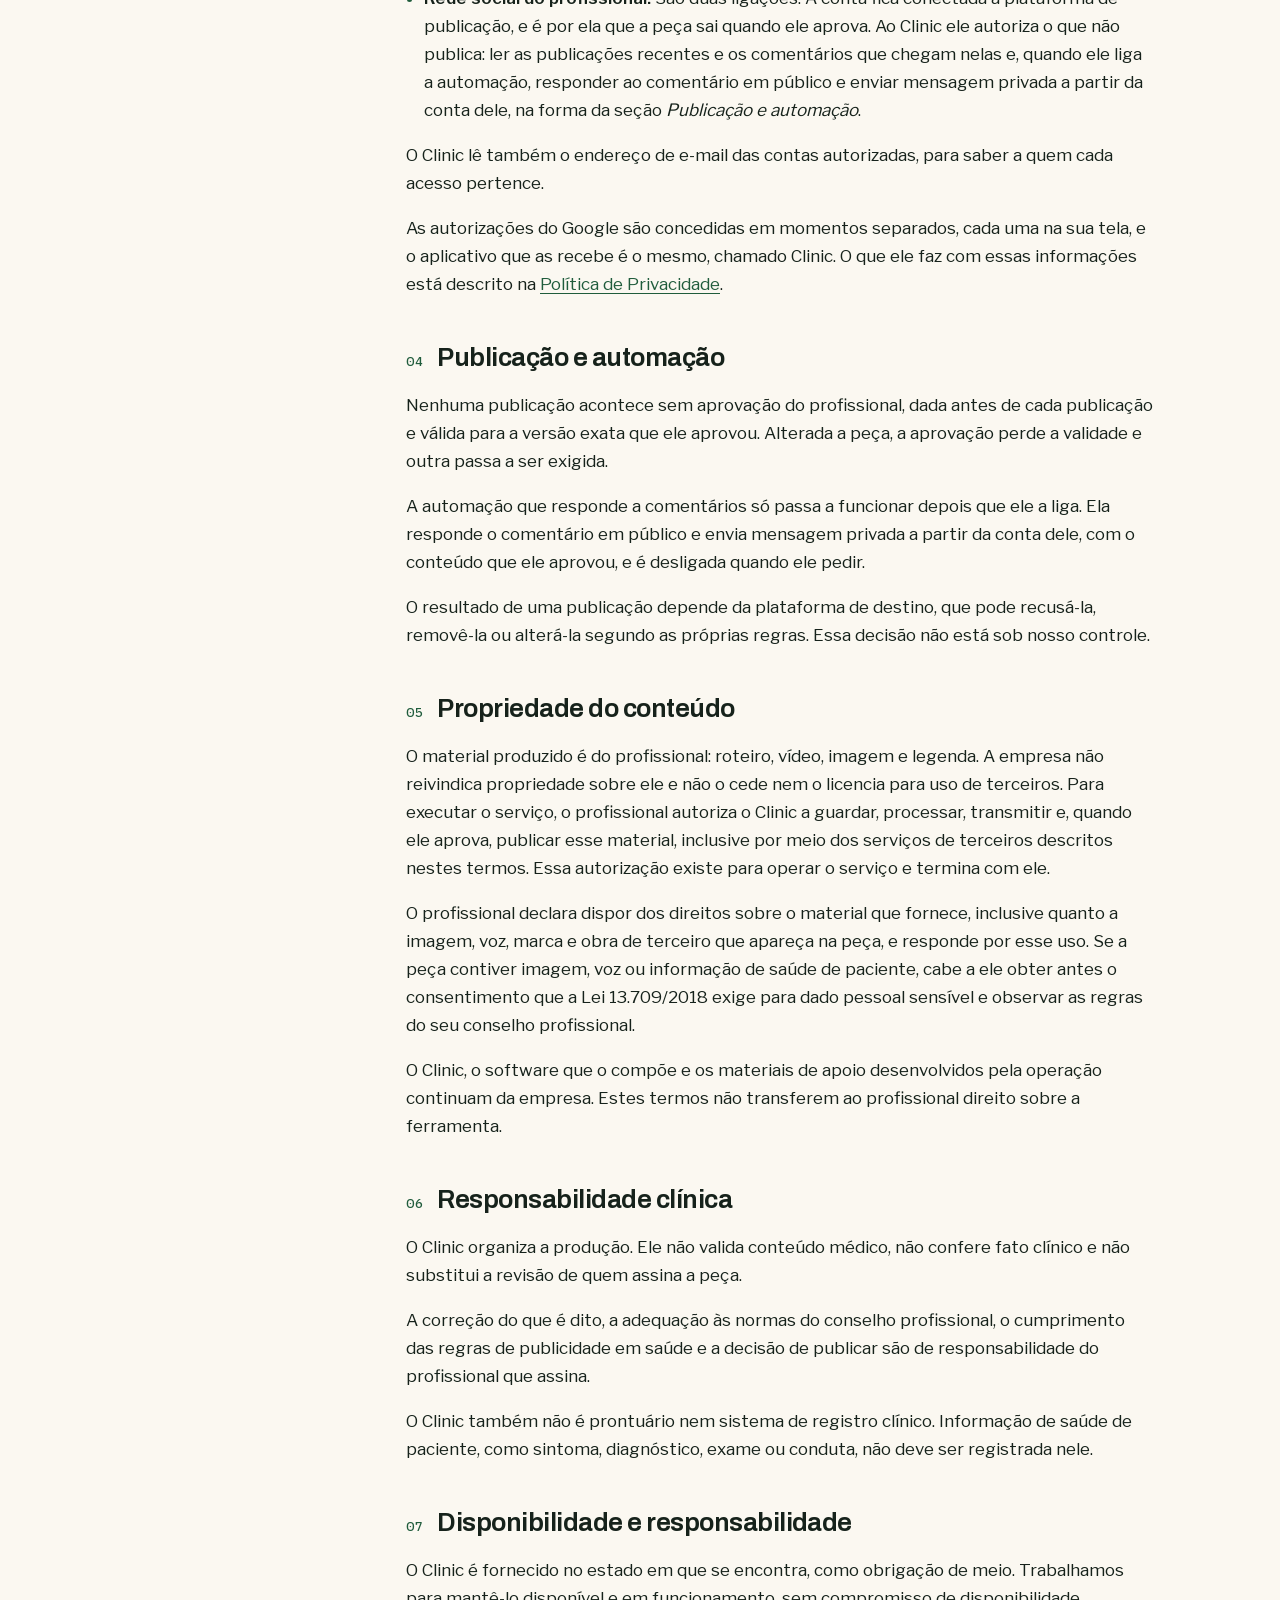
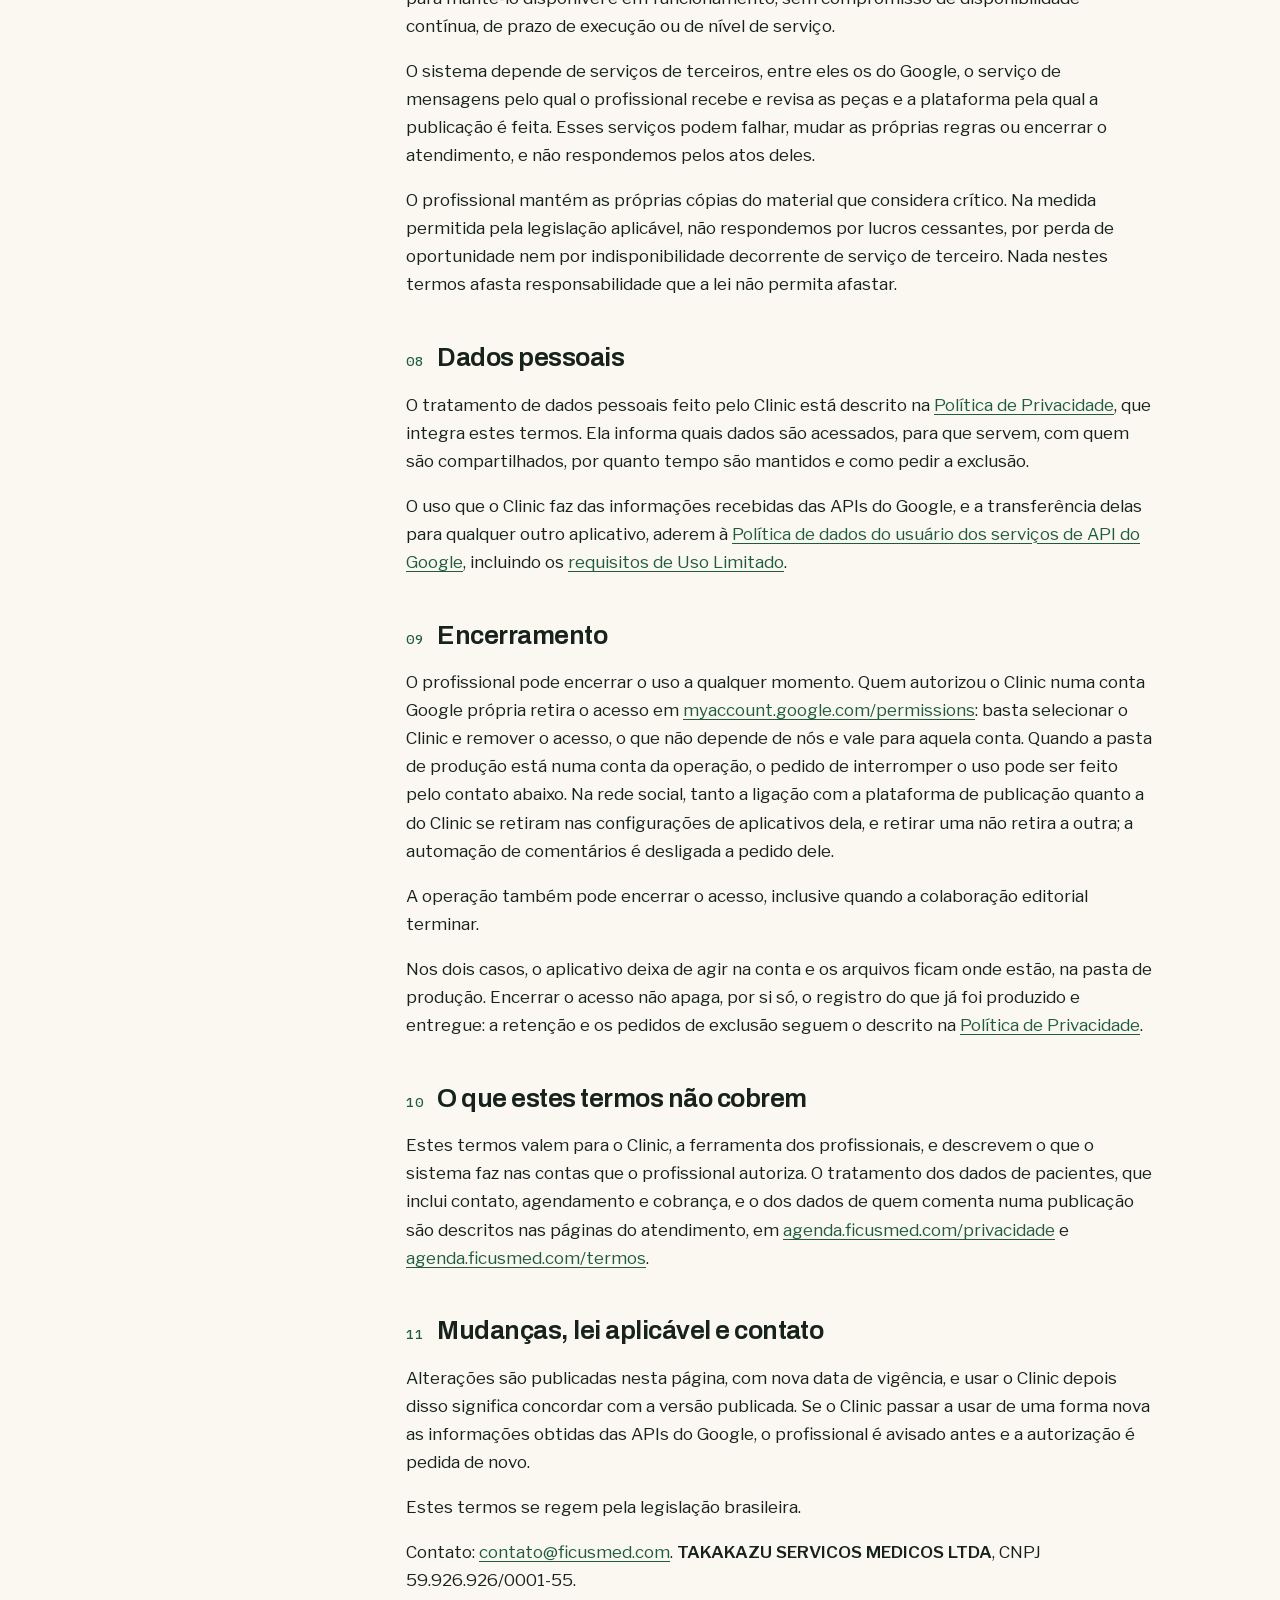
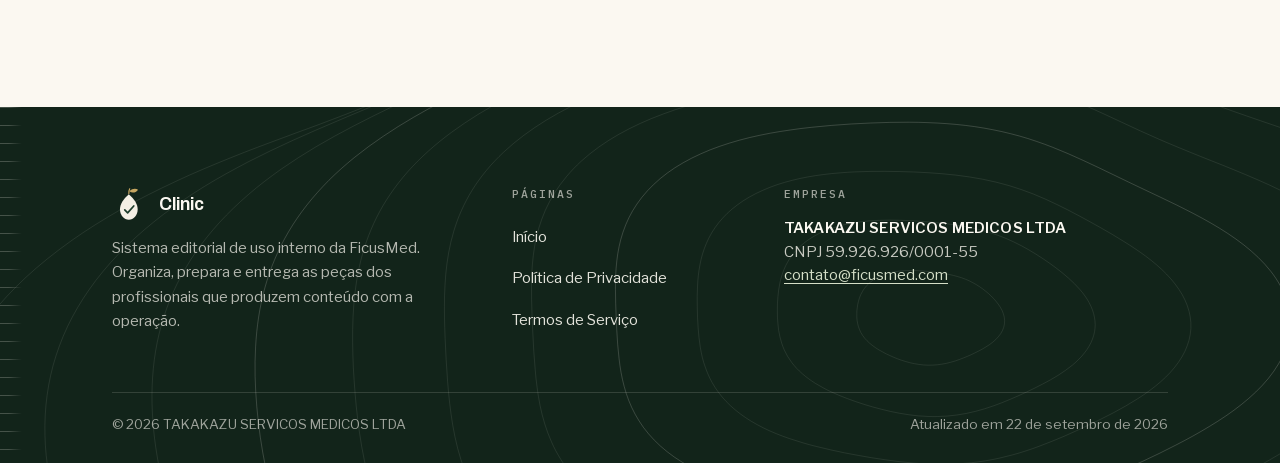
<file: termos.html>
<!doctype html>
<html lang="pt-BR">
<head>
<meta charset="utf-8">
<meta name="viewport" content="width=device-width, initial-scale=1">
<title>Termos de Serviço · Clinic</title>
<meta name="description" content="Quem pode usar o Clinic, o que o profissional autoriza, de quem é o conteúdo e como o uso termina.">
<meta name="theme-color" content="#FBF8F1" media="(prefers-color-scheme: light)">
<meta name="theme-color" content="#12241A" media="(prefers-color-scheme: dark)">
<link rel="icon" href="/img/figo.svg" type="image/svg+xml">
<link rel="preload" href="/fontes/archivo-var.woff2" as="font" type="font/woff2" crossorigin>
<link rel="preload" href="/fontes/libre-franklin-var.woff2" as="font" type="font/woff2" crossorigin>
<link rel="stylesheet" href="/estilo.css">
</head>
<body>
<a class="pula" href="#conteudo">Ir para o conteúdo</a>
<header class="topo">
  <div class="dentro">
    <a class="lockup" href="/" aria-label="Clinic, sistema editorial da FicusMed. Página inicial">
      <picture>
        <source srcset="/img/ficusmed-horizontal-dark.svg" media="(prefers-color-scheme: dark)">
        <img src="/img/ficusmed-horizontal-light.svg" alt="FicusMed" width="103" height="30">
      </picture>
      <span class="produto">Clinic</span>
    </a>
    <nav class="menu" aria-label="Principal">
      <a href="/privacidade.html">Privacidade</a>
      <a href="/termos.html" aria-current="page">Termos</a>
    </nav>
  </div>
</header>

<main id="conteudo">
<header class="cabeca-doc">
  <div class="dentro">
    <p class="kicker">Documento · Clinic</p>
    <h1>Termos de Serviço</h1>
    <p class="vigencia">Vigentes desde 22 de setembro de 2026, em substituição à versão anterior. Esta versão descreve o sistema como ele funciona hoje.</p>
  </div>
  <svg class="figo-fragmento" viewBox="50 144 112 44" aria-hidden="true" focusable="false"><rect class="cel c2" x="94.5" y="173" width="11" height="11" rx="2.75"/><rect class="cel c1" x="67.3" y="159.4" width="11" height="11" rx="2.75"/><rect class="cel c2" x="80.9" y="159.4" width="11" height="11" rx="2.75"/><rect class="cel c1" x="94.5" y="159.4" width="11" height="11" rx="2.75"/><rect class="cel c2" x="108.1" y="159.4" width="11" height="11" rx="2.75"/><rect class="cel c1" x="121.7" y="159.4" width="11" height="11" rx="2.75"/><rect class="cel c2" x="67.3" y="145.8" width="11" height="11" rx="2.75"/><rect class="cel c3" x="80.9" y="145.8" width="11" height="11" rx="2.75"/><rect class="cel c2" x="94.5" y="145.8" width="11" height="11" rx="2.75"/><rect class="cel c1" x="108.1" y="145.8" width="11" height="11" rx="2.75"/><rect class="cel c2" x="121.7" y="145.8" width="11" height="11" rx="2.75"/></svg>
</header>
<div class="dentro doc-grade">
  <nav class="indice" aria-labelledby="t-indice">
    <p id="t-indice">Nesta página</p>
    <ol>
<li><a href="#o-que-e">1. O que é</a></li>
<li><a href="#quem-pode">2. Quem pode usar</a></li>
<li><a href="#autorizacao">3. O que o profissional autoriza</a></li>
<li><a href="#publicacao">4. Publicação e automação</a></li>
<li><a href="#propriedade">5. Propriedade do conteúdo</a></li>
<li><a href="#clinica">6. Responsabilidade clínica</a></li>
<li><a href="#disponibilidade">7. Disponibilidade e responsabilidade</a></li>
<li><a href="#dados">8. Dados pessoais</a></li>
<li><a href="#encerramento">9. Encerramento</a></li>
<li><a href="#limites">10. O que estes termos não cobrem</a></li>
<li><a href="#mudancas">11. Mudanças, lei aplicável e contato</a></li>
    </ol>
  </nav>
  <article class="texto-longo">
<h2 id="o-que-e"><span class="n">01</span>O que é</h2>

<p>O Clinic é um sistema de uso interno para a produção editorial dos profissionais que
produzem conteúdo com a operação. Ele organiza, prepara e entrega as peças e, quando o
profissional aprova, publica nas contas dele.</p>

<p>É mantido e operado pela <strong>TAKAKAZU SERVICOS MEDICOS LTDA</strong>,
CNPJ 59.926.926/0001-55. Estes termos regem o uso do Clinic: receber o acesso e usar o
sistema significa concordar com eles.</p>

<p>Hoje o Clinic não é vendido nem oferecido ao público. O acesso é concedido
individualmente, por convite, e sem cobrança.</p>

<h2 id="quem-pode"><span class="n">02</span>Quem pode usar</h2>

<p>O acesso é pessoal e intransferível. Quem autoriza o Clinic numa conta responde pelo uso
desse acesso, mantém as próprias credenciais sob controle e não as compartilha com
terceiros.</p>

<p>O profissional pode encerrar o uso a qualquer momento, na forma da seção
<em>Encerramento</em>. A operação pode suspender ou encerrar o acesso quando houver indício
de uso indevido ou quando a colaboração editorial terminar.</p>

<h2 id="autorizacao"><span class="n">03</span>O que o profissional autoriza</h2>

<p>Ao autorizar o Clinic, o profissional concede permissões para que o sistema faça o
trabalho descrito abaixo. As permissões efetivamente concedidas aparecem na tela de
autorização de cada serviço e são mais amplas do que o uso que o Clinic faz delas. O resumo
abaixo descreve esse uso, que não amplia a permissão.</p>

<ul>
  <li><strong>Arquivos no Google Drive.</strong> A permissão concedida alcança os arquivos
  da conta autorizada. O Clinic a usa apenas dentro da pasta de produção indicada, onde cria
  pastas, envia arquivos, move a peça entre as etapas e remove o que deixou de servir. Dos
  arquivos que estão ali ele lê o que o Drive guarda sobre cada um, inclusive quem tem
  acesso, e pode retirar a abertura para qualquer pessoa com o link quando a encontra. Não
  abre nem baixa o conteúdo de nenhum arquivo.</li>
  <li><strong>Google Agenda.</strong> Para quem também conecta a agenda, o Clinic consulta
  os horários ocupados do calendário indicado, para saber o que está livre, e lança, atualiza
  e retira os compromissos de atendimento que ele próprio criou ali. Não é usado para alterar
  os demais compromissos desse calendário. O compromisso lançado leva o nome e o contato de
  quem marcou o atendimento.</li>
  <li><strong>Rede social do profissional.</strong> São duas ligações. A conta fica
  conectada à plataforma de publicação, e é por ela que a peça sai quando ele aprova. Ao
  Clinic ele autoriza o que não publica: ler as publicações recentes e os comentários que
  chegam nelas e, quando ele liga a automação, responder ao comentário em público e enviar
  mensagem privada a partir da conta dele, na forma da seção <em>Publicação e
  automação</em>.</li>
</ul>

<p>O Clinic lê também o endereço de e-mail das contas autorizadas, para saber a quem cada
acesso pertence.</p>

<p>As autorizações do Google são concedidas em momentos separados, cada uma na sua tela, e
o aplicativo que as recebe é o mesmo, chamado Clinic. O que ele faz com essas informações
está descrito na <a href="/privacidade.html">Política de Privacidade</a>.</p>

<h2 id="publicacao"><span class="n">04</span>Publicação e automação</h2>

<p>Nenhuma publicação acontece sem aprovação do profissional, dada antes de cada publicação
e válida para a versão exata que ele aprovou. Alterada a peça, a aprovação perde a validade
e outra passa a ser exigida.</p>

<p>A automação que responde a comentários só passa a funcionar depois que ele a liga. Ela
responde o comentário em público e envia mensagem privada a partir da conta dele, com o
conteúdo que ele aprovou, e é desligada quando ele pedir.</p>

<p>O resultado de uma publicação depende da plataforma de destino, que pode recusá-la,
removê-la ou alterá-la segundo as próprias regras. Essa decisão não está sob nosso
controle.</p>

<h2 id="propriedade"><span class="n">05</span>Propriedade do conteúdo</h2>

<p>O material produzido é do profissional: roteiro, vídeo, imagem e legenda. A empresa não
reivindica propriedade sobre ele e não o cede nem o licencia para uso de terceiros. Para
executar o serviço, o profissional autoriza o Clinic a guardar, processar, transmitir e,
quando ele aprova, publicar esse material, inclusive por meio dos serviços de terceiros
descritos nestes termos. Essa autorização existe para operar o serviço e termina com
ele.</p>

<p>O profissional declara dispor dos direitos sobre o material que fornece, inclusive quanto
a imagem, voz, marca e obra de terceiro que apareça na peça, e responde por esse uso. Se a
peça contiver imagem, voz ou informação de saúde de paciente, cabe a ele obter antes o
consentimento que a Lei 13.709/2018 exige para dado pessoal sensível e observar as regras do
seu conselho profissional.</p>

<p>O Clinic, o software que o compõe e os materiais de apoio desenvolvidos pela operação
continuam da empresa. Estes termos não transferem ao profissional direito sobre a
ferramenta.</p>

<h2 id="clinica"><span class="n">06</span>Responsabilidade clínica</h2>

<p>O Clinic organiza a produção. Ele não valida conteúdo médico, não confere fato clínico e
não substitui a revisão de quem assina a peça.</p>

<p>A correção do que é dito, a adequação às normas do conselho profissional, o cumprimento
das regras de publicidade em saúde e a decisão de publicar são de responsabilidade do
profissional que assina.</p>

<p>O Clinic também não é prontuário nem sistema de registro clínico. Informação de saúde de
paciente, como sintoma, diagnóstico, exame ou conduta, não deve ser registrada nele.</p>

<h2 id="disponibilidade"><span class="n">07</span>Disponibilidade e responsabilidade</h2>

<p>O Clinic é fornecido no estado em que se encontra, como obrigação de meio. Trabalhamos
para mantê-lo disponível e em funcionamento, sem compromisso de disponibilidade contínua, de
prazo de execução ou de nível de serviço.</p>

<p>O sistema depende de serviços de terceiros, entre eles os do Google, o serviço de
mensagens pelo qual o profissional recebe e revisa as peças e a plataforma pela qual a
publicação é feita. Esses serviços podem falhar, mudar as próprias regras ou encerrar o
atendimento, e não respondemos pelos atos deles.</p>

<p>O profissional mantém as próprias cópias do material que considera crítico. Na medida
permitida pela legislação aplicável, não respondemos por lucros cessantes, por perda de
oportunidade nem por indisponibilidade decorrente de serviço de terceiro. Nada nestes termos
afasta responsabilidade que a lei não permita afastar.</p>

<h2 id="dados"><span class="n">08</span>Dados pessoais</h2>

<p>O tratamento de dados pessoais feito pelo Clinic está descrito na
<a href="/privacidade.html">Política de Privacidade</a>, que integra estes termos. Ela
informa quais dados são acessados, para que servem, com quem são compartilhados, por quanto
tempo são mantidos e como pedir a exclusão.</p>

<p>O uso que o Clinic faz das informações recebidas das APIs do Google, e a transferência
delas para qualquer outro aplicativo, aderem à
<a href="https://developers.google.com/terms/api-services-user-data-policy">Política de
dados do usuário dos serviços de API do Google</a>, incluindo os
<a href="https://developers.google.com/terms/api-services-user-data-policy#additional_requirements_for_specific_api_scopes">requisitos
de Uso Limitado</a>.</p>

<h2 id="encerramento"><span class="n">09</span>Encerramento</h2>

<p>O profissional pode encerrar o uso a qualquer momento. Quem autorizou o Clinic numa conta
Google própria retira o acesso em
<a href="https://myaccount.google.com/permissions">myaccount.google.com/permissions</a>:
basta selecionar o Clinic e remover o acesso, o que não depende de nós e vale para aquela
conta. Quando a pasta de produção está numa conta da operação, o pedido de interromper o uso
pode ser feito pelo contato abaixo. Na rede social, tanto a ligação com a plataforma de
publicação quanto a do Clinic se retiram nas configurações de aplicativos dela, e retirar uma
não retira a outra; a automação de comentários é desligada a pedido dele.</p>

<p>A operação também pode encerrar o acesso, inclusive quando a colaboração editorial
terminar.</p>

<p>Nos dois casos, o aplicativo deixa de agir na conta e os arquivos ficam onde estão, na
pasta de produção. Encerrar o acesso não apaga, por si só, o registro do que já foi
produzido e entregue: a retenção e os pedidos de exclusão seguem o descrito na
<a href="/privacidade.html">Política de Privacidade</a>.</p>

<h2 id="limites"><span class="n">10</span>O que estes termos não cobrem</h2>

<p>Estes termos valem para o Clinic, a ferramenta dos profissionais, e descrevem o que o
sistema faz nas contas que o profissional autoriza. O tratamento dos dados de pacientes, que
inclui contato, agendamento e cobrança, e o dos dados de quem comenta numa publicação são
descritos nas páginas do atendimento, em
<a href="https://agenda.ficusmed.com/privacidade">agenda.ficusmed.com/privacidade</a> e
<a href="https://agenda.ficusmed.com/termos">agenda.ficusmed.com/termos</a>.</p>

<h2 id="mudancas"><span class="n">11</span>Mudanças, lei aplicável e contato</h2>

<p>Alterações são publicadas nesta página, com nova data de vigência, e usar o Clinic depois
disso significa concordar com a versão publicada. Se o Clinic passar a usar de uma forma nova as
informações obtidas das APIs do Google, o profissional é avisado antes e a autorização é
pedida de novo.</p>

<p>Estes termos se regem pela legislação brasileira.</p>

<p>Contato: <a href="mailto:contato@ficusmed.com">contato@ficusmed.com</a>.
<strong>TAKAKAZU SERVICOS MEDICOS LTDA</strong>, CNPJ 59.926.926/0001-55.</p>
  </article>
</div>
</main>
<footer class="rodape faixa">
  <div class="dentro">
    <div class="grade">
      <div>
        <div class="marca-rodape"><img src="/img/figo-escuro.svg" alt="" width="34" height="34"><span>Clinic</span></div>
        <p>Sistema editorial de uso interno da FicusMed. Organiza, prepara e entrega as peças
        dos profissionais que produzem conteúdo com a operação.</p>
      </div>
      <nav aria-labelledby="rodape-paginas">
        <h2 id="rodape-paginas">Páginas</h2>
        <ul>
          <li><a href="/">Início</a></li>
          <li><a href="/privacidade.html">Política de Privacidade</a></li>
          <li><a href="/termos.html">Termos de Serviço</a></li>
        </ul>
      </nav>
      <div>
        <h2>Empresa</h2>
        <address>
          <strong>TAKAKAZU SERVICOS MEDICOS LTDA</strong>
          CNPJ 59.926.926/0001-55<br>
          <a href="mailto:contato@ficusmed.com">contato@ficusmed.com</a>
        </address>
      </div>
    </div>
    <div class="base">
      <span>© 2026 TAKAKAZU SERVICOS MEDICOS LTDA</span>
      <span>Atualizado em 22 de setembro de 2026</span>
    </div>
  </div>
</footer>
</body>
</html>
</file>
<file: inicio.css>
/* clinic.ficusmed.com, a página inicial.
   Uma parede figueira, o figo construído em relevo e uma luz que segue o cursor. A régua
   é o guia de design da FicusMed: paleta oficial, Archivo no lockup, Libre Franklin no
   rodapé, a matriz do figo sem mudança e um único ouro, o módulo assentado no ápice.
   privacidade.html e termos.html continuam no estilo.css; esta folha é só da inicial. */

@font-face{font-family:"Archivo";src:url(/fontes/archivo-var.woff2) format("woff2");
  font-weight:100 900;font-display:swap}
@font-face{font-family:"Libre Franklin";src:url(/fontes/libre-franklin-var.woff2) format("woff2");
  font-weight:100 900;font-display:swap}

:root{
  --figueira:#12241A;
  --figueira-acesa:#172C21;          /* o brilho da capa oficial FIG. 17 */
  --marfim-claro:#FBF8F1;
  --marfim:#F4EFE4;
  --ouro:#C6A560;
  --rodape:rgba(251,248,241,.68);    /* 7,6:1 sobre figueira */
  --rodape-linha:rgba(251,248,241,.24);
  --gutter:clamp(16px,3.4vw,44px);

  /* O figo manda na composição: largura pela menor das três réguas (a tela, a altura
     e um teto), e o lockup deriva dele, para os dois crescerem juntos. */
  --figo:min(74vw,calc(62svh * .725),560px);
  --lockup:max(22px,calc(var(--figo) * .088));

  color-scheme:dark;
}
@supports not (height:1svh){
  :root{--figo:min(74vw,calc(62vh * .725),560px)}
}

*,*::before,*::after{box-sizing:border-box}

html{background:var(--figueira)}
body{
  margin:0;min-height:100vh;min-height:100svh;
  display:flex;flex-direction:column;
  background-color:var(--figueira);
  /* o que se vê sem o relevo: a grade-guia de 90px e o brilho da capa oficial */
  background-image:
    repeating-linear-gradient(to right,rgba(251,248,241,.035) 0,rgba(251,248,241,.035) 1px,transparent 1px,transparent 90px),
    repeating-linear-gradient(to bottom,rgba(251,248,241,.035) 0,rgba(251,248,241,.035) 1px,transparent 1px,transparent 90px),
    radial-gradient(58% 44% at 50% 42%,var(--figueira-acesa) 0%,var(--figueira) 72%);
  background-attachment:fixed;
  color:var(--marfim-claro);
  font-family:"Libre Franklin",system-ui,-apple-system,"Segoe UI",sans-serif;
  -webkit-font-smoothing:antialiased;-moz-osx-font-smoothing:grayscale;
  text-rendering:optimizeLegibility;
  overflow-x:hidden;
}

/* ---------- o relevo ---------- */
.relevo{
  position:fixed;inset:0;width:100%;height:100%;display:block;
  pointer-events:none;opacity:0;transition:opacity .7s ease;
}
.vivo .relevo{opacity:1}

/* ---------- a composição ---------- */
.palco{
  position:relative;z-index:1;flex:1 0 auto;
  display:flex;flex-direction:column;align-items:center;justify-content:center;
  gap:clamp(18px,4.2vh,46px);
  gap:clamp(18px,4.2svh,46px);
  padding:clamp(28px,7vh,88px) var(--gutter) clamp(20px,4vh,40px);
  padding:clamp(28px,7svh,88px) var(--gutter) clamp(20px,4svh,40px);
  /* Um dedo arrasta a luz; dois ainda ampliam a página. Onde pinch-zoom não existe, a
     segunda declaração cai no parse e fica a primeira. */
  touch-action:none;touch-action:pinch-zoom;
  -webkit-user-select:none;user-select:none;
}
/* Página que rola (tela baixa, zoom): o inicio.js põe .rola, e um dedo volta a rolar. A
   luz ainda vai aonde se toca. */
.rola .palco{touch-action:auto}
/* Celular em pé e baixo (521 a 640 de altura): o figo encolhe para a página caber. No
   desktop dessa altura sobra espaço, e ele não encolhe. */
@media (max-height:640px) and (min-height:521px) and (max-width:640px){
  :root{--figo:min(74vw,calc(56vh * .725),560px)}
  @supports (height:1svh){:root{--figo:min(74vw,calc(56svh * .725),560px)}}
}
/* Tela baixa (celular deitado). */
@media (max-height:520px){
  .palco{padding-top:10px;padding-bottom:8px;gap:8px}
  :root{--figo:min(40vw,calc(49vh * .725),520px)}
  .rodape{padding-bottom:max(12px,env(safe-area-inset-bottom))}
}

.figo{
  display:block;width:var(--figo);height:auto;aspect-ratio:116/160;overflow:visible;
  transition:opacity .5s ease;
}
.figo .guia{fill:none;stroke:rgba(251,248,241,.16);stroke-width:.5}
/* Com o relevo aceso, o desenho plano sai de cena, mas continua no layout: é dele que
   o inicio.js lê a posição e a escala. */
.vivo .figo{opacity:0}

/* ---------- o lockup ---------- */
.lockup{
  margin:0;
  font-family:"Archivo","Helvetica Neue",Arial,sans-serif;
  font-size:var(--lockup);line-height:1;font-weight:400;
  letter-spacing:-.0208em;              /* -1,5 em 72, como no kit */
  white-space:nowrap;
  display:flex;align-items:center;
  /* o símbolo passa da linha: o espaço dele fica reservado aqui */
  padding:.28em 0 .3em;
}
.lockup .simbolo{
  display:block;flex:0 0 auto;
  width:1.5833em;height:1.5833em;       /* 114 em 72 */
  margin-right:.2778em;                 /* 20 em 72 */
  /* Centrado na linha de 1em, o símbolo cai onde o kit o põe (topo em 19 de 152):
     conferido sobrepondo este lockup, com "Med", ao horizontal-dark.svg oficial. */
}
.lockup .nome b{font-weight:800;color:var(--marfim)}
.lockup .descritor{font-weight:400;color:var(--ouro)}
.lockup .vao{font-size:0}

/* ---------- o rodapé ---------- */
.rodape{
  position:relative;z-index:1;
  display:flex;flex-wrap:wrap;justify-content:space-between;align-items:baseline;
  gap:8px 40px;
  padding:0 var(--gutter) max(20px,env(safe-area-inset-bottom));
  font-size:12px;line-height:1.55;letter-spacing:.012em;
  color:var(--rodape);
}
.rodape p{margin:0;display:flex;flex-wrap:wrap;align-items:baseline;gap:0 22px}
.rodape .empresa span:first-child{letter-spacing:.06em}
.rodape a{
  display:inline-block;padding:4px 0;          /* alvo de toque de 26px (WCAG 2.5.8) */
  color:inherit;text-decoration:underline;text-decoration-thickness:1px;
  text-decoration-color:var(--rodape-linha);text-underline-offset:4px;
  transition:color .2s ease,text-decoration-color .2s ease;
}
.rodape a:hover{color:var(--marfim-claro);text-decoration-color:rgba(251,248,241,.7)}
.rodape a:focus-visible{
  outline:2px solid var(--marfim-claro);outline-offset:4px;border-radius:2px;
  color:var(--marfim-claro);
}

@media (max-width:820px){
  .rodape{flex-direction:column;align-items:center;text-align:center;gap:6px;font-size:11.5px}
  .rodape p{justify-content:center;gap:0 18px}
}

/* ---------- a chegada ----------
   Um momento só: o relevo se levanta no canvas, e o nome e o rodapé aparecem depois.
   Sem o relevo (sem WebGL, sem JavaScript), o figo plano aparece sozinho, com atraso
   curto, para não piscar antes de o relevo assumir. */
.js .lockup{animation:aparece .9s cubic-bezier(.2,.7,.2,1) 1.25s both}
.js .rodape{animation:aparece .9s ease 1.6s both}
/* Quem chega pelo teclado não tabula no escuro. !important vence a animação sem trocá-la:
   trocar a propriedade animation a reiniciaria quando o foco saísse. */
.js .rodape:focus-within{opacity:1!important}
.js .figo{animation:aparece .6s ease .9s both}
.js.vivo .figo{animation:none}
.js.sem-relevo .figo{animation-delay:0s}
@keyframes aparece{from{opacity:0}to{opacity:1}}

@media (prefers-reduced-motion:reduce){
  .js .lockup,.js .rodape,.js .figo{animation:none}
  .relevo,.figo{transition:none}
}

/* ---------- impressão ----------
   O canvas guarda o desenho da tela, no tamanho da tela: impresso, sairia achatado. */
@media print{
  .relevo{display:none}
  .figo,.lockup,.rodape{opacity:1!important;animation:none!important}
  body{-webkit-print-color-adjust:exact;print-color-adjust:exact;background-attachment:scroll}
}
</file>
<file: estilo.css>
/* clinic.ficusmed.com: privacidade.html e termos.html. A inicial tem folha própria
   (inicio.css). A régua é o guia de design da FicusMed (marca/design-guide.md): paleta
   oficial, Archivo nos títulos, Libre Franklin no corpo, IBM Plex Mono nas microetiquetas. */

@font-face{font-family:"Archivo";src:url(/fontes/archivo-var.woff2) format("woff2");
  font-weight:100 900;font-display:swap}
@font-face{font-family:"Libre Franklin";src:url(/fontes/libre-franklin-var.woff2) format("woff2");
  font-weight:100 900;font-display:swap}
@font-face{font-family:"IBM Plex Mono";src:url(/fontes/ibm-plex-mono-500.woff2) format("woff2");
  font-weight:500;font-display:swap}

:root{
  /* paleta oficial */
  --marfim-claro:#FBF8F1; --marfim:#F4EFE4; --salvia:#D5DFC8;
  --figueira:#12241A; --esmeralda-profundo:#0D4A36; --verde-profundo:#1E3D2C;
  --verde-folha:#205C3C; --esmeralda:#12855F; --ouro:#C6A560; --grafite:#16221B;

  /* papéis */
  --bg:var(--marfim-claro);
  --ink:var(--grafite);
  --soft:#566159;                         /* 6,09:1 sobre marfim */
  --surface:rgba(244,239,228,.72);
  --surface-forte:var(--marfim);
  --line:rgba(30,61,44,.14);
  --line-forte:rgba(30,61,44,.28);
  --grid:rgba(30,61,44,.05);
  --glow:rgba(244,239,228,.95);
  --glow-fim:rgba(244,239,228,0);
  --link:var(--verde-folha);              /* 7,45:1 */
  --faixa:var(--figueira);
  --c1:var(--verde-profundo); --c2:var(--verde-folha); --c3:var(--esmeralda);

  --titulo:"Archivo",system-ui,sans-serif;
  --corpo:"Libre Franklin",system-ui,sans-serif;
  --mono:"IBM Plex Mono",ui-monospace,monospace;

  --largura:1120px; --gutter:clamp(16px,4vw,32px); --raio:10px;
  color-scheme:light;
}

@media (prefers-color-scheme:dark){
  :root{
    --bg:var(--figueira);
    --ink:rgba(251,248,241,.92);
    --soft:rgba(251,248,241,.70);
    --surface:rgba(251,248,241,.045);
    --surface-forte:rgba(251,248,241,.07);
    --line:rgba(251,248,241,.14);
    --line-forte:rgba(251,248,241,.28);
    --grid:rgba(251,248,241,.035);
    --glow:rgba(13,74,54,.62);
    --glow-fim:rgba(13,74,54,0);
    --link:var(--salvia);
    --faixa:var(--esmeralda-profundo);
    /* marfim em quatro luzes, o centro mais aceso */
    --c1:rgba(251,248,241,.85); --c2:rgba(251,248,241,.70); --c3:rgba(251,248,241,.92);
    color-scheme:dark;
  }
}

*,*::before,*::after{box-sizing:border-box}
html{-webkit-text-size-adjust:100%;scroll-behavior:smooth;scroll-padding-top:88px}
body{
  margin:0;min-height:100vh;display:flex;flex-direction:column;
  background-color:var(--bg);
  color:var(--ink);font:400 17px/1.65 var(--corpo);
  -webkit-font-smoothing:antialiased;text-rendering:optimizeLegibility;
}
/* Grade-guia de 90px, com máscara radial: some na clareira do figo e volta nas bordas.
   O preto da máscara não é cor; em mask-image só o canal alfa conta. */
body::before{
  content:"";position:fixed;inset:0;z-index:-1;pointer-events:none;
  background-image:linear-gradient(var(--grid) 1px,transparent 1px),
    linear-gradient(90deg,var(--grid) 1px,transparent 1px);
  background-size:90px 90px;
  -webkit-mask-image:radial-gradient(46% 44% at 72% 34%,transparent 0%,rgba(0,0,0,.55) 58%,#000 88%);
  mask-image:radial-gradient(46% 44% at 72% 34%,transparent 0%,rgba(0,0,0,.55) 58%,#000 88%);
}
@media (max-width:899px){
  body::before{
    -webkit-mask-image:radial-gradient(60% 26% at 50% 30%,transparent 0%,rgba(0,0,0,.55) 58%,#000 88%);
    mask-image:radial-gradient(60% 26% at 50% 30%,transparent 0%,rgba(0,0,0,.55) 58%,#000 88%)}
}

a{color:var(--link);text-underline-offset:.18em;text-decoration-thickness:1px}
a:hover{text-decoration-thickness:2px}
:focus-visible{outline:2px solid var(--link);outline-offset:3px;border-radius:4px}
img,svg{display:block;max-width:100%}
strong{font-weight:600}
code{font:500 .86em/1.4 var(--mono);background:var(--surface-forte);border:1px solid var(--line);
  border-radius:6px;padding:.08em .38em;word-break:break-word}

.pula{position:absolute;left:-999px;top:.5rem;z-index:50;background:var(--bg);color:var(--ink);
  padding:.6rem .9rem;border-radius:8px;border:1px solid var(--line-forte)}
.pula:focus{left:var(--gutter)}
.dentro{width:100%;max-width:var(--largura);margin:0 auto;padding:0 var(--gutter)}

/* ---------- cabeçalho ---------- */
.topo{position:sticky;top:0;z-index:20;border-bottom:1px solid var(--line);
  background:color-mix(in srgb,var(--bg) 82%,transparent);
  -webkit-backdrop-filter:saturate(1.2) blur(12px);backdrop-filter:saturate(1.2) blur(12px)}
.topo .dentro{display:flex;align-items:center;justify-content:space-between;gap:1rem;min-height:68px}
.lockup{display:flex;align-items:center;gap:.85rem;text-decoration:none;color:var(--ink)}
.lockup img{height:30px;width:auto}
.lockup .produto{font:600 1.02rem/1 var(--titulo);letter-spacing:-.01em;padding-left:.85rem;
  border-left:1px solid var(--line-forte)}
.menu{display:flex;gap:.25rem;align-items:center}
.menu a{color:var(--soft);text-decoration:none;font-size:.94rem;padding:.55rem .7rem;border-radius:8px;
  min-height:44px;display:inline-flex;align-items:center}
.menu a:hover,.menu a[aria-current=page]{color:var(--ink);background:var(--surface)}
@media (max-width:480px){
  .topo .dentro{gap:.5rem}
  .lockup{gap:.6rem}.lockup img{height:28px}
  .lockup .produto{font-size:.98rem;padding-left:.6rem}
  .menu a{font-size:.88rem;padding:.5rem .45rem}
  .kicker{letter-spacing:.14em}
}

/* ---------- microetiquetas ---------- */
.kicker{font:500 .74rem/1.3 var(--mono);letter-spacing:.2em;text-transform:uppercase;color:var(--soft);
  margin:0 0 1.1rem;display:flex;align-items:center;gap:.7rem}
.kicker::before{content:"";width:28px;height:1px;background:var(--line-forte)}

/* O brilho mora no cabeçalho do documento, e não no body: preso ao body ele se media pela
   altura da página inteira e caía longe do figo. */
.cabeca-doc{isolation:isolate}
.cabeca-doc::after{content:"";position:absolute;inset:0;z-index:-1;pointer-events:none;
  background:radial-gradient(52% 78% at 76% 46%,var(--glow) 0%,var(--glow-fim) 72%)}
.cel.c1{fill:var(--c1)} .cel.c2{fill:var(--c2)} .cel.c3{fill:var(--c3)}

/* ---------- faixa escura, topográfica ---------- */
.faixa{background-color:var(--faixa);color:rgba(251,248,241,.92);position:relative;overflow:hidden;isolation:isolate}
.faixa::before{content:"";position:absolute;inset:0;z-index:-1;background:url(/img/topografia.svg) center/cover no-repeat}
.faixa::after{content:"";position:absolute;left:0;top:0;bottom:0;width:22px;z-index:-1;
  background:repeating-linear-gradient(to bottom,rgba(251,248,241,.22) 0 1px,transparent 1px 18px);
  -webkit-mask-image:linear-gradient(90deg,#000 0 40%,transparent);mask-image:linear-gradient(90deg,#000 0 40%,transparent)}
@media (max-width:760px){.faixa::after{display:none}}
.faixa .kicker{color:rgba(251,248,241,.70)}
.faixa .kicker::before{background:rgba(251,248,241,.3)}
.faixa a{color:var(--salvia)}
.faixa h2{color:#FBF8F1}

/* ---------- documento longo (privacidade, termos) ---------- */
.cabeca-doc{position:relative;padding:clamp(44px,7vw,88px) 0 clamp(36px,5vw,56px);border-bottom:1px solid var(--line);overflow:hidden}
.cabeca-doc h1{font:700 clamp(2.4rem,7vw,4.2rem)/1.02 var(--titulo);letter-spacing:-.04em;margin:0 0 1rem;max-width:16ch}
.cabeca-doc .vigencia{color:var(--soft);margin:0;font-size:.98rem;max-width:54ch}
.cabeca-doc .figo-fragmento{position:absolute;right:-18px;bottom:-4px;width:clamp(170px,26vw,300px);height:auto;opacity:.9}
.figo-fragmento .cel.c1{fill:var(--c1)}.figo-fragmento .cel.c2{fill:var(--c2)}.figo-fragmento .cel.c3{fill:var(--c3)}
@media (max-width:640px){.cabeca-doc{padding-bottom:76px}.cabeca-doc .figo-fragmento{width:150px;opacity:.55}}

.doc-grade{display:grid;gap:2.5rem;padding-top:clamp(36px,6vw,72px);padding-bottom:clamp(56px,8vw,96px)}
@media (min-width:1000px){.doc-grade{grid-template-columns:230px minmax(0,1fr);gap:4rem}}
.indice{display:none}
@media (min-width:1000px){
  .indice{display:block;position:sticky;top:96px;align-self:start}
  .indice p{font:500 .72rem/1 var(--mono);letter-spacing:.18em;text-transform:uppercase;color:var(--soft);margin:0 0 1rem}
  .indice ol{list-style:none;padding:0;margin:0;display:grid;gap:.1rem;border-left:1px solid var(--line)}
  .indice a{display:block;padding:.38rem 0 .38rem 1rem;margin-left:-1px;border-left:1px solid transparent;
    color:var(--soft);text-decoration:none;font-size:.9rem;line-height:1.35}
  .indice a:hover{color:var(--ink);border-left-color:var(--link)}
}
.texto-longo{max-width:68ch}
.texto-longo h2{font:650 clamp(1.3rem,2.4vw,1.6rem)/1.2 var(--titulo);letter-spacing:-.02em;
  margin:2.8rem 0 .8rem;display:flex;gap:.8rem;align-items:baseline}
.texto-longo h2:first-child{margin-top:0}
.texto-longo h2 .n{font:500 .8rem/1 var(--mono);letter-spacing:.1em;color:var(--link);min-width:2.2ch}
.texto-longo h3{font:600 1.08rem/1.3 var(--titulo);margin:1.8rem 0 .5rem}
.texto-longo p,.texto-longo li{color:var(--ink)}
.texto-longo ul{padding-left:1.1rem;margin:.6rem 0 1rem}
.texto-longo li{margin:.45rem 0}
.texto-longo li::marker{color:var(--link)}
.destaque{border:1px solid var(--line);border-left:3px solid var(--link);border-radius:10px;
  background:var(--surface);padding:1.1rem 1.25rem;margin:1.6rem 0}
.destaque p{margin:0}

/* ---------- rodapé ---------- */
.rodape{margin-top:auto;padding:clamp(48px,7vw,80px) 0 28px;font-size:.93rem}
.rodape .grade{display:grid;gap:2rem}
@media (min-width:860px){.rodape .grade{grid-template-columns:1.1fr .7fr 1.2fr;gap:3rem}}
.rodape .marca-rodape{display:flex;align-items:center;gap:.8rem;margin-bottom:.9rem}
.rodape .marca-rodape img{width:34px;height:34px}
.rodape .marca-rodape span{font:650 1.1rem/1 var(--titulo);color:#FBF8F1}
.rodape p{margin:0 0 .6rem;color:rgba(251,248,241,.70)}
.rodape h2{font:500 .72rem/1.3 var(--mono);letter-spacing:.18em;text-transform:uppercase;color:rgba(251,248,241,.60);margin:0 0 .9rem}
.rodape ul{list-style:none;padding:0;margin:0;display:grid;gap:.1rem}
.rodape ul a{color:rgba(251,248,241,.9);text-decoration:none;display:inline-flex;min-height:40px;align-items:center}
.rodape ul a:hover{color:#FBF8F1;text-decoration:underline}
.rodape address{font-style:normal;color:rgba(251,248,241,.78);line-height:1.6}
.rodape address strong{color:#FBF8F1;display:block;letter-spacing:.01em}
.rodape .base{display:flex;flex-wrap:wrap;justify-content:space-between;gap:.75rem;margin-top:3rem;padding-top:1.25rem;
  border-top:1px solid rgba(251,248,241,.14);color:rgba(251,248,241,.60);font-size:.85rem}
</file>
